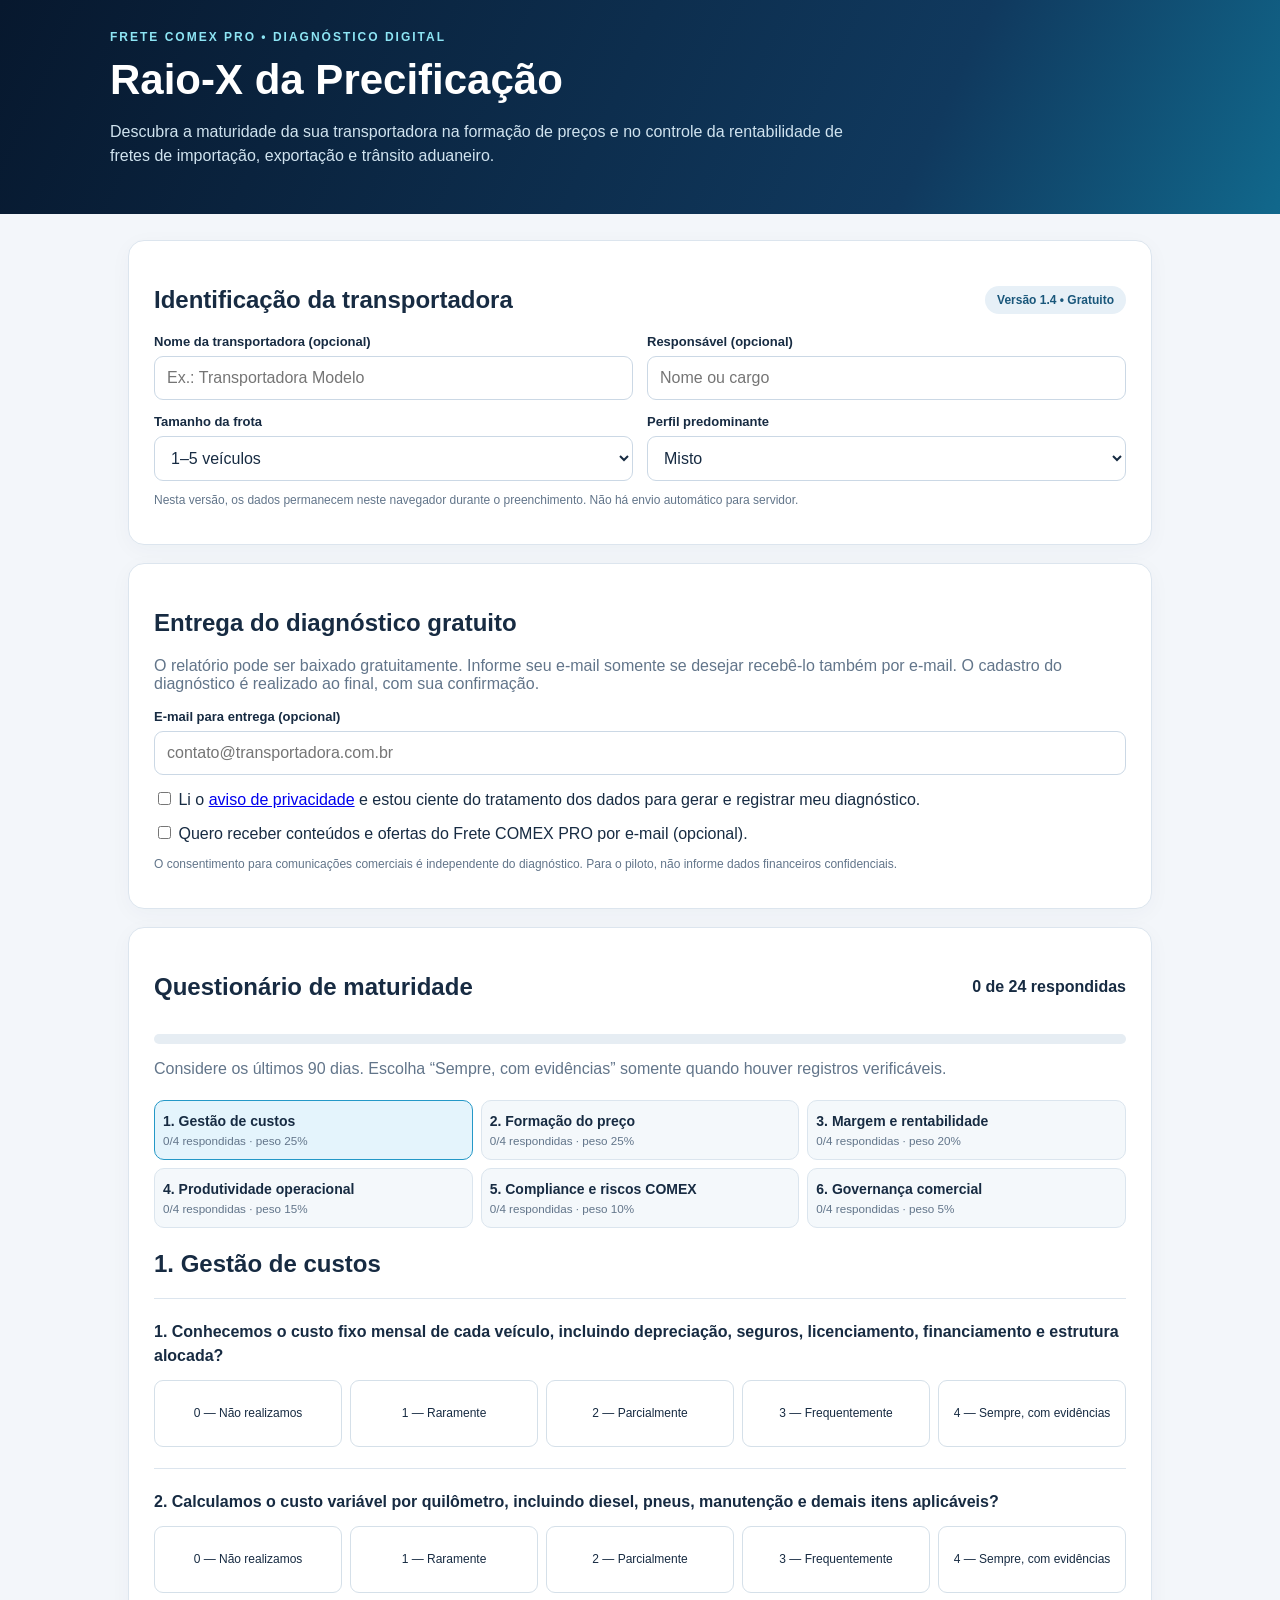
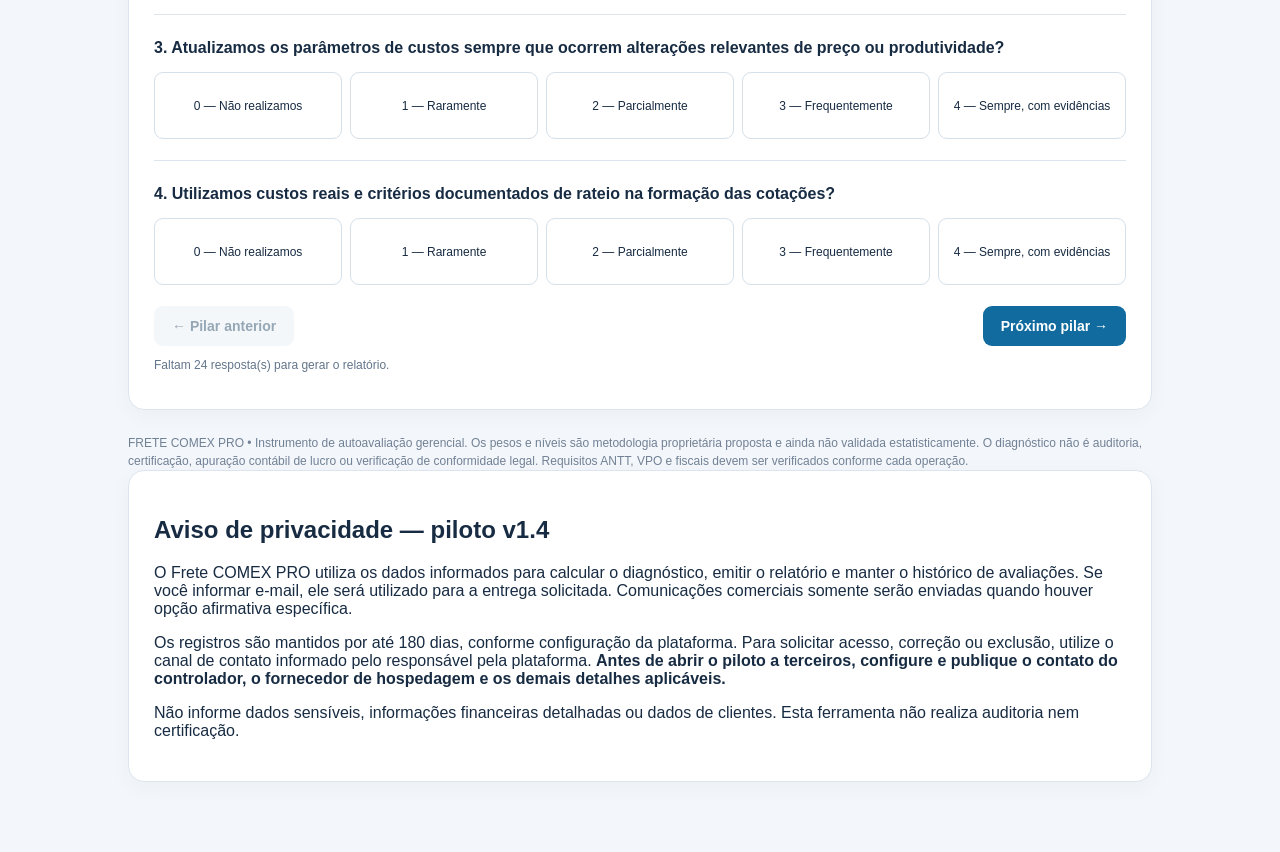
<file: index.html>
<!DOCTYPE html><html lang="pt-BR"><head><meta charset="UTF-8"><meta name="viewport" content="width=device-width,initial-scale=1"><title>Frete COMEX PRO | Raio-X da Precificação</title><style>
:root{--navy:#0b1e35;--blue:#136fa9;--cyan:#37b9d9;--bg:#f3f6fa;--ink:#172b42;--muted:#62758a;--line:#dce5ee}*{box-sizing:border-box}body{margin:0;background:var(--bg);font-family:Inter,Arial,sans-serif;color:var(--ink)}header{background:linear-gradient(115deg,#07182e,#10395e 72%,#11688c);color:white;padding:30px max(20px,calc((100vw - 1060px)/2))}header .eyebrow{font-size:12px;letter-spacing:2px;color:#8de5f4;font-weight:700}h1{font-size:clamp(27px,4vw,42px);margin:12px 0 8px}header p{color:#d0e3ef;max-width:740px;line-height:1.5}main{max-width:1060px;margin:26px auto 70px;padding:0 18px}.panel{background:white;border:1px solid var(--line);border-radius:16px;padding:25px;margin-bottom:18px;box-shadow:0 5px 22px #16344b09}.muted{color:var(--muted)}.flex{display:flex;align-items:center;justify-content:space-between;gap:15px;flex-wrap:wrap}.grid{display:grid;grid-template-columns:repeat(2,minmax(0,1fr));gap:14px}.field label{display:block;font-size:13px;font-weight:700;margin-bottom:7px}.field input,.field select{width:100%;border:1px solid #cbd8e5;border-radius:9px;padding:12px;font:inherit;background:white;color:var(--ink)}.progress{height:10px;border-radius:20px;background:#e6edf3;overflow:hidden;margin:14px 0}.progress span{display:block;background:linear-gradient(90deg,#116ba8,#35c3d8);height:100%;width:0;transition:width .2s}.tabs{display:grid;grid-template-columns:repeat(3,1fr);gap:8px;margin:22px 0}.tab{background:#f4f8fb;border:1px solid #dbe5ee;border-radius:10px;padding:12px 8px;cursor:pointer;text-align:left;color:var(--ink);font-weight:700}.tab small{display:block;font-weight:400;color:var(--muted);margin-top:5px}.tab.active{background:#e4f4fc;border-color:#2498c7}.question{border-top:1px solid var(--line);padding:21px 0}.question h3{font-size:16px;line-height:1.45;margin:0 0 13px}.options{display:grid;grid-template-columns:repeat(5,1fr);gap:8px}.option{position:relative}.option input{position:absolute;opacity:0}.option label{display:flex;min-height:67px;align-items:center;justify-content:center;text-align:center;padding:8px;border:1px solid #d5e0e9;border-radius:9px;font-size:12px;cursor:pointer;background:#fff;line-height:1.35}.option input:checked+label{background:#e5f5fd;border:2px solid #1179b5;color:#06456e;font-weight:700}.option input:focus-visible+label{outline:3px solid #e6a83b}button{cursor:pointer;border:0;border-radius:9px;padding:12px 18px;font-weight:700;font-size:14px}button.primary{background:#116b9f;color:white}button.secondary{background:#e8eff5;color:#173d5d}button:disabled{opacity:.45;cursor:not-allowed}.actions{display:flex;justify-content:space-between;gap:10px;flex-wrap:wrap}.badge{display:inline-block;background:#e7f0f7;color:#1a577b;border-radius:50px;padding:7px 12px;font-weight:700;font-size:12px}.score{font-size:60px;font-weight:800;color:#0c5786;letter-spacing:-3px}.metric{margin:17px 0}.metric .bar{height:12px;background:#e7edf3;border-radius:10px;overflow:hidden;margin-top:8px}.metric .bar span{height:100%;display:block;background:linear-gradient(90deg,#1c78ad,#3bb6b7)}.priority{border-left:4px solid #d9963e;background:#fff9f0;padding:13px;margin:10px 0;border-radius:5px}.alert{background:#fff1ef;border:1px solid #edc8c0;padding:12px;border-radius:9px;margin:8px 0}.hint{font-size:12px;color:var(--muted)}.hide{display:none!important}footer{font-size:12px;color:#718195;margin-top:24px;line-height:1.5}.printonly{display:none}@media(max-width:700px){.grid{grid-template-columns:1fr}.tabs{grid-template-columns:repeat(2,1fr)}.options{grid-template-columns:1fr}.option label{min-height:40px;justify-content:flex-start;text-align:left;padding-left:13px}.panel{padding:18px}.score{font-size:48px}}@media print{body{background:white}header{padding:20px;color:#12283e;background:white;border-bottom:3px solid #1b7db0}header p,header .eyebrow{color:#345}.noprint,#formPanel,#profilePanel{display:none!important}main{margin:10px auto}.panel{box-shadow:none;border:0;padding:12px}.printonly{display:block}#results{display:block!important}.priority{break-inside:avoid}footer{border-top:1px solid #ccc;padding-top:12px}}
</style></head><body><header><div class="eyebrow">FRETE COMEX PRO • DIAGNÓSTICO DIGITAL</div><h1>Raio-X da Precificação</h1><p>Descubra a maturidade da sua transportadora na formação de preços e no controle da rentabilidade de fretes de importação, exportação e trânsito aduaneiro.</p></header><main>
<section id="profilePanel" class="panel"><div class="flex"><h2>Identificação da transportadora</h2><span class="badge">Versão 1.4 • Gratuito</span></div><div class="grid"><div class="field"><label for="company">Nome da transportadora (opcional)</label><input id="company" maxlength="120" placeholder="Ex.: Transportadora Modelo"></div><div class="field"><label for="responsible">Responsável (opcional)</label><input id="responsible" maxlength="100" placeholder="Nome ou cargo"></div><div class="field"><label for="fleet">Tamanho da frota</label><select id="fleet"><option value="1–5 veículos">1–5 veículos</option><option value="6–20 veículos">6–20 veículos</option><option value="21–50 veículos">21–50 veículos</option><option value="Mais de 50 veículos">Mais de 50 veículos</option></select></div><div class="field"><label for="operation">Perfil predominante</label><select id="operation"><option value="Misto">Misto</option><option value="Dedicado">Dedicado</option><option value="Consolidado">Consolidado</option><option value="Contêiner">Contêiner</option><option value="DTA">DTA</option></select></div></div><p class="hint">Nesta versão, os dados permanecem neste navegador durante o preenchimento. Não há envio automático para servidor.</p></section>
<section class="panel" id="privacyPanel"><h2>Entrega do diagnóstico gratuito</h2><p class="muted">O relatório pode ser baixado gratuitamente. Informe seu e-mail somente se desejar recebê-lo também por e-mail. O cadastro do diagnóstico é realizado ao final, com sua confirmação.</p><div class="field"><label for="contactEmail">E-mail para entrega (opcional)</label><input id="contactEmail" type="email" maxlength="254" placeholder="contato@transportadora.com.br" autocomplete="email"></div><label style="display:block;margin:14px 0"><input type="checkbox" id="privacyAccepted"> Li o <a href="#privacyNotice">aviso de privacidade</a> e estou ciente do tratamento dos dados para gerar e registrar meu diagnóstico.</label><label style="display:block;margin:14px 0"><input type="checkbox" id="marketingOptIn"> Quero receber conteúdos e ofertas do Frete COMEX PRO por e-mail (opcional).</label><p class="hint">O consentimento para comunicações comerciais é independente do diagnóstico. Para o piloto, não informe dados financeiros confidenciais.</p></section><section id="formPanel" class="panel"><div class="flex"><h2>Questionário de maturidade</h2><strong id="progressText">0 de 24 respondidas</strong></div><div class="progress"><span id="progressBar"></span></div><p class="muted">Considere os últimos 90 dias. Escolha “Sempre, com evidências” somente quando houver registros verificáveis.</p><div class="tabs" id="tabs"></div><div id="questions"></div><div class="actions"><button id="prev" class="secondary">← Pilar anterior</button><button id="next" class="primary">Próximo pilar →</button><button id="calculate" class="primary hide">Gerar meu diagnóstico</button></div><p id="missing" class="hint" role="status"></p></section>
<section id="results" class="panel hide"><div class="flex"><div><div class="eyebrow muted">RELATÓRIO EXECUTIVO • RESULTADO INDIVIDUAL • DIAGNÓSTICO GRATUITO</div><h2>Seu Raio-X da Precificação</h2><p id="identity" class="muted"></p></div><span class="badge" id="classBadge"></span></div><div class="score"><span id="score">0,0</span><span style="font-size:20px;letter-spacing:0;color:#728599"> / 100</span></div><p id="interpretation"></p><h3>Desempenho por pilar</h3><div id="metrics"></div><h3>Três prioridades de melhoria</h3><div id="priorities"></div><div id="alerts"></div><h3>Plano de ação sugerido — 30 dias</h3><div id="plan"></div><div class="actions noprint"><button id="saveAssessment" class="primary">Registrar diagnóstico e solicitar envio</button><button id="directPdf" class="primary">Baixar PDF direto (8 páginas)</button><button id="premium" class="secondary">Versão HTML para impressão</button><button id="print" class="secondary">Imprimir resumo</button><button id="export" class="secondary">Exportar dados JSON</button><button id="review" class="secondary">Revisar respostas</button><button id="reset" class="secondary">Reiniciar diagnóstico</button></div><p class="hint">O arquivo JSON inclui perguntas, respostas, pesos, notas, prioridades, alertas e metadados, pronto para integração com um gerador de PDF personalizado.</p><div class="printonly"><h3>Metodologia</h3><p>Respostas de 0 a 4; cada pilar tem quatro questões. Nota do pilar = soma das respostas ÷ 16 × peso. Nota final = soma das notas ponderadas dos seis pilares. Classificações: Crítico (0–24,9), Inicial (25–49,9), Em desenvolvimento (50–69,9), Estruturado (70–84,9), Avançado (85–100).</p></div></section><footer>FRETE COMEX PRO • Instrumento de autoavaliação gerencial. Os pesos e níveis são metodologia proprietária proposta e ainda não validada estatisticamente. O diagnóstico não é auditoria, certificação, apuração contábil de lucro ou verificação de conformidade legal. Requisitos ANTT, VPO e fiscais devem ser verificados conforme cada operação.</footer><section class="panel" id="privacyNotice"><h2>Aviso de privacidade — piloto v1.4</h2><p>O Frete COMEX PRO utiliza os dados informados para calcular o diagnóstico, emitir o relatório e manter o histórico de avaliações. Se você informar e-mail, ele será utilizado para a entrega solicitada. Comunicações comerciais somente serão enviadas quando houver opção afirmativa específica.</p><p>Os registros são mantidos por até 180 dias, conforme configuração da plataforma. Para solicitar acesso, correção ou exclusão, utilize o canal de contato informado pelo responsável pela plataforma. <strong>Antes de abrir o piloto a terceiros, configure e publique o contato do controlador, o fornecedor de hospedagem e os demais detalhes aplicáveis.</strong></p><p>Não informe dados sensíveis, informações financeiras detalhadas ou dados de clientes. Esta ferramenta não realiza auditoria nem certificação.</p></section></main>
<script>
'use strict';
const pillars=[
{key:'custos',name:'Gestão de custos',weight:25,questions:['Conhecemos o custo fixo mensal de cada veículo, incluindo depreciação, seguros, licenciamento, financiamento e estrutura alocada?','Calculamos o custo variável por quilômetro, incluindo diesel, pneus, manutenção e demais itens aplicáveis?','Atualizamos os parâmetros de custos sempre que ocorrem alterações relevantes de preço ou produtividade?','Utilizamos custos reais e critérios documentados de rateio na formação das cotações?'],recommendation:'Implantar ficha de custos por veículo e revisar mensalmente consumo, manutenção, depreciação e rateio.',evidence:'Fichas de custo e memória de cálculo aprovadas.'},
{key:'preco',name:'Formação do preço',weight:25,questions:['Calculamos o custo estimado de cada operação antes de apresentar o valor do frete ao cliente?','Consideramos quilômetros totais, retorno vazio, pedágios, tempo de viagem e características do veículo?','Incluímos tributos, despesas acessórias e condições específicas de importação, exportação ou DTA na precificação?','Definimos preço de equilíbrio, margem-alvo e limite comercial de desconto antes da negociação?'],recommendation:'Padronizar memória de cálculo por cotação, incluindo custos, tributos, despesas adicionais e margem-alvo.',evidence:'Cinco cotações recentes recalculadas e documentadas.'},
{key:'margem',name:'Margem e rentabilidade',weight:20,questions:['Calculamos a margem de contribuição projetada de cada frete antes da aprovação comercial?','Comparamos o resultado financeiro previsto com os custos efetivamente realizados após o transporte?','Conhecemos a rentabilidade por cliente, rota, veículo ou modalidade de transporte?','Revisamos preços e condições comerciais quando identificamos operações recorrentes com margens insuficientes?'],recommendation:'Criar rotina de comparação entre margem projetada e realizada por CT-e, cliente e rota.',evidence:'Relatório de margem prevista versus realizada.'},
{key:'operacao',name:'Produtividade operacional',weight:15,questions:['Medimos os quilômetros produtivos e improdutivos, incluindo retornos vazios e deslocamentos de reposicionamento?','Registramos e analisamos o tempo de espera em portos, aeroportos, terminais e instalações de clientes?','Consideramos o tempo de imobilização do veículo e a produtividade diária ao precificar operações dedicadas?','Monitoramos consumo, disponibilidade da frota e desvios operacionais que afetam o custo do transporte?'],recommendation:'Medir km vazio, horas de espera e receita por veículo/dia, incorporando esses fatores na precificação.',evidence:'Painel semanal de produtividade por veículo.'},
{key:'compliance',name:'Compliance e riscos COMEX',weight:10,questions:['Verificamos o piso mínimo ANTT e demais exigências regulatórias conforme o enquadramento de cada operação?','Avaliamos previamente a aplicabilidade do Vale-Pedágio Obrigatório, CIOT e demais obrigações pertinentes?','Identificamos e precificamos os requisitos de gerenciamento de riscos, seguro, escolta e características especiais da carga?','Formalizamos condições para estadias, serviços adicionais, contingências e responsabilidades de carga e descarga?'],recommendation:'Implantar checklist de enquadramento regulatório e condições contratuais, com revisão técnica.',evidence:'Checklist operacional revisado e preenchido.'},
{key:'comercial',name:'Governança comercial',weight:5,questions:['Utilizamos um modelo padronizado de cotação, com composição de preços e condições comerciais definidas?','Possuímos regras de aprovação para descontos, exceções e fretes abaixo da margem-alvo?','Registramos propostas, negociações, revisões de preços e motivos de perda de oportunidades?','Realizamos reuniões periódicas para analisar indicadores de precificação e rentabilidade?'],recommendation:'Formalizar política de descontos, alçadas de aprovação e histórico de propostas comerciais.',evidence:'Política comercial aprovada e registro de propostas.'}];
const choices=['Não realizamos','Raramente','Parcialmente','Frequentemente','Sempre, com evidências'];const answers={};let active=0;let lastPayload=null;const $=id=>document.getElementById(id);const esc=s=>String(s??'').replace(/[&<>"']/g,c=>({'&':'&amp;','<':'&lt;','>':'&gt;','"':'&quot;',"'":'&#39;'}[c]));const fmt=n=>n.toFixed(1).replace('.',',');
function answeredCount(){return Object.keys(answers).length}function renderTabs(){$('tabs').innerHTML=pillars.map((p,i)=>`<button type="button" class="tab ${i===active?'active':''}" data-tab="${i}">${i+1}. ${esc(p.name)}<small>${p.questions.filter((_,j)=>answers[`${i}-${j}`]!==undefined).length}/4 respondidas · peso ${p.weight}%</small></button>`).join('');document.querySelectorAll('[data-tab]').forEach(b=>b.onclick=()=>{active=+b.dataset.tab;render()})}function render(){renderTabs();$('questions').innerHTML=`<h2>${active+1}. ${esc(pillars[active].name)}</h2>`+pillars[active].questions.map((q,j)=>`<div class="question"><h3>${active*4+j+1}. ${esc(q)}</h3><div class="options">${choices.map((c,k)=>`<div class="option"><input type="radio" name="q-${active}-${j}" id="q-${active}-${j}-${k}" value="${k}" ${answers[`${active}-${j}`]===k?'checked':''}><label for="q-${active}-${j}-${k}">${k} — ${esc(c)}</label></div>`).join('')}</div></div>`).join('');document.querySelectorAll('input[type=radio]').forEach(el=>el.onchange=()=>{const key=el.name.slice(2);answers[key]=Number(el.value);updateProgress();renderTabs()});$('prev').disabled=active===0;$('next').classList.toggle('hide',active===5);$('calculate').classList.toggle('hide',active!==5);updateProgress()}function updateProgress(){let n=answeredCount();$('progressText').textContent=`${n} de 24 respondidas`;$('progressBar').style.width=`${n/24*100}%`;$('missing').textContent=n<24?`Faltam ${24-n} resposta(s) para gerar o relatório.`:'Questionário completo. Pronto para gerar o diagnóstico.'}function classify(n){return n<25?['Crítico','Ausência significativa de controles estruturados.']:n<50?['Inicial','Práticas isoladas e dependência de estimativas.']:n<70?['Em desenvolvimento','Controles parcialmente implantados, com lacunas de integração.']:n<85?['Estruturado','Processos consistentes, com oportunidades de aperfeiçoamento.']:['Avançado','Processos consolidados e decisões fundamentadas em evidências.']}
function buildPayload(){const sections=pillars.map((p,i)=>{const responses=p.questions.map((q,j)=>({id:`P${i+1}Q${j+1}`,question:q,score:answers[`${i}-${j}`],answer:choices[answers[`${i}-${j}`]]}));const sum=responses.reduce((a,r)=>a+r.score,0);return {key:p.key,name:p.name,weight:p.weight,rawScore:sum,maxRawScore:16,percentage:sum/16*100,weightedScore:sum/16*p.weight,responses,recommendation:p.recommendation,evidence:p.evidence}});const score=sections.reduce((a,s)=>a+s.weightedScore,0);const [classification,interpretation]=classify(score);const priorities=[...sections].sort((a,b)=>a.percentage-b.percentage||b.weight-a.weight).slice(0,3);const alerts=[{id:'P2Q1',text:'Custo não é calculado regularmente antes da cotação.'},{id:'P2Q4',text:'Preço de equilíbrio e margem-alvo sem controle consistente.'},{id:'P3Q1',text:'Margem projetada não é calculada regularmente.'},{id:'P5Q1',text:'Verificação regulatória requer atenção prioritária.'}].filter(a=>sections.some(s=>s.responses.some(r=>r.id===a.id&&r.score<=1)));return {schemaVersion:'1.0',product:'Frete COMEX PRO',assessment:'Raio-X da Precificação',generatedAt:new Date().toISOString(),company:{name:$('company').value.trim()||null,responsible:$('responsible').value.trim()||null,fleet:$('fleet').value,operation:$('operation').value},score,classification,interpretation,sections,priorities:priorities.map((p,i)=>({rank:i+1,key:p.key,name:p.name,percentage:p.percentage,recommendation:p.recommendation,evidence:p.evidence})),alerts,methodology:{scale:choices,formula:'weightedScore = (sum of 4 answers / 16) * pillar weight',ranges:['0–24.9 Crítico','25–49.9 Inicial','50–69.9 Em desenvolvimento','70–84.9 Estruturado','85–100 Avançado'],disclaimer:'Autoavaliação gerencial, não auditoria ou certificação. Metodologia ainda não validada estatisticamente.'}}}
function showResults(){if(answeredCount()!==24){$('missing').textContent=`Preencha todas as perguntas. Faltam ${24-answeredCount()}.`;return}lastPayload=buildPayload();const p=lastPayload;$('identity').textContent=`${p.company.name||'Transportadora não identificada'} · ${p.company.operation} · ${p.company.fleet} · ${new Date().toLocaleDateString('pt-BR')}`;$('score').textContent=fmt(p.score);$('classBadge').textContent=p.classification;$('interpretation').textContent=p.interpretation;$('metrics').innerHTML=p.sections.map(s=>`<div class="metric"><div class="flex"><strong>${esc(s.name)}</strong><span>${fmt(s.percentage)}% · ${fmt(s.weightedScore)}/${s.weight} pontos</span></div><div class="bar"><span style="width:${s.percentage}%"></span></div></div>`).join('');$('priorities').innerHTML=p.priorities.map(pr=>`<div class="priority"><strong>${pr.rank}. ${esc(pr.name)} (${fmt(pr.percentage)}%)</strong><p>${esc(pr.recommendation)}</p><small><b>Evidência esperada:</b> ${esc(pr.evidence)}</small></div>`).join('');$('alerts').innerHTML=p.alerts.length?`<h3>Alertas de atenção</h3>`+p.alerts.map(a=>`<div class="alert">${esc(a.text)}</div>`).join(''):'';const periods=['Dias 1–7','Dias 8–17','Dias 18–30'];$('plan').innerHTML=p.priorities.map((pr,i)=>`<div class="priority"><b>${periods[i]} · ${esc(pr.name)}</b><p>${esc(pr.recommendation)}</p><small>Conclusão: ${esc(pr.evidence)}</small></div>`).join('');$('results').classList.remove('hide');$('formPanel').classList.add('hide');$('profilePanel').classList.add('hide');$('results').scrollIntoView({behavior:'smooth',block:'start'})}

function premiumReport(p){
 const e=esc, f=fmt, date=new Date(p.generatedAt).toLocaleDateString('pt-BR'), firm=e(p.company.name||'Transportadora não identificada');
 const bar=(v)=>`<div class="track"><div style="width:${Math.max(0,Math.min(100,v))}%"></div></div>`;
 const sec=p.sections, low=p.priorities, high=[...sec].sort((a,b)=>b.percentage-a.percentage).slice(0,2);
 const heads=['CAPA','SUMÁRIO EXECUTIVO','MAPA DOS PILARES','FRAGILIDADES E ALERTAS','PLANO DE AÇÃO','INDICADORES DE GESTÃO','FERRAMENTAS RECOMENDADAS','METODOLOGIA E PRÓXIMOS PASSOS'];
 const page=(n,body)=>`<section class="page ${n===1?'cover':''}"><div class="top"><span>FRETE <b>COMEX PRO</b></span><span>RAIO-X DA PRECIFICAÇÃO</span></div><div class="body">${body}</div><div class="bottom"><span>Relatório confidencial • ${firm}</span><span>${String(n).padStart(2,'0')} / 08</span></div></section>`;
 const title=(k,t,sub)=>`<div class="kicker">${k}</div><h1>${t}</h1><p class="sub">${sub}</p>`;
 const scorecard=`<div class="scorecard"><div><div class="kicker">ÍNDICE DE MATURIDADE</div><div class="big">${f(p.score)}<small> / 100</small></div></div><div><span class="pill">${e(p.classification)}</span><p>${e(p.interpretation)}</p></div></div>`;
 const pillarsTable=`<table><thead><tr><th>Pilar</th><th>Peso</th><th>Maturidade</th><th>Nota ponderada</th></tr></thead><tbody>${sec.map(s=>`<tr><td>${e(s.name)}</td><td>${s.weight}%</td><td>${f(s.percentage)}%</td><td>${f(s.weightedScore)} / ${s.weight}</td></tr>`).join('')}</tbody></table>`;
 const alerts=p.alerts.length?p.alerts.map(a=>`<div class="warning">${e(a.text)}</div>`).join(''):'<p>Não foram identificados alertas críticos nas quatro questões monitoradas. Isso não comprova conformidade regulatória ou ausência de riscos.</p>';
 const tool={custos:['Ficha de custos por veículo','Levantar custos fixos, variáveis e critérios de rateio.'],preco:['Simulador de precificação','Calcular custo, preço de equilíbrio, tributos e margem-alvo.'],margem:['Painel de margem por frete','Comparar projeção com custos efetivos e resultado realizado.'],operacao:['Controle de produtividade','Medir quilômetros vazios, estadias e tempo de utilização.'],compliance:['Checklist COMEX e ANTT','Verificar enquadramento e exigências por operação.'],comercial:['Política de negociação','Definir alçadas de desconto e registro de propostas.']};
 const kpis=[['Custo operacional por km','Custos operacionais elegíveis ÷ km totais no período.'],['Margem de contribuição por frete','Receita líquida aplicável menos custos e despesas variáveis atribuíveis.'],['Desvio entre custo previsto e realizado','(Custo realizado − custo previsto) ÷ custo previsto × 100.'],['Percentual de km vazio','Quilômetros sem carga ÷ quilômetros totais × 100.'],['Horas de espera por operação','Horas de imobilização registradas por viagem.'],['Resultado por cliente/rota','Receitas menos custos e despesas atribuíveis, conforme critério contábil.']];
 const pages=[
 page(1,`<div class="coverContent"><div class="kicker">DIAGNÓSTICO EXECUTIVO PERSONALIZADO</div><h1>RAIO-X DA<br><em>PRECIFICAÇÃO</em></h1><p>Inteligência em precificação e maturidade gerencial no transporte rodoviário de cargas do comércio exterior.</p><div class="coverbox"><span>EMPRESA AVALIADA</span><strong>${firm}</strong><div>${e(p.company.operation)} · ${e(p.company.fleet)}</div></div><div class="coverdate">${date} • VERSÃO 1.1</div></div>`),
 page(2,`${title('01 / RESULTADO','Diagnóstico executivo','Uma leitura objetiva da maturidade dos processos de precificação.')}${scorecard}<h2>Prioridades imediatas</h2>${low.map((r,i)=>`<div class="item"><b>0${i+1} · ${e(r.name)}</b><p>${e(r.recommendation)}</p></div>`).join('')}<div class="note">A nota avalia a maturidade dos processos informados; não mede lucro, solvência nem conformidade legal.</div>`),
 page(3,`${title('02 / DESEMPENHO','Os seis pilares','Comparação entre a maturidade percentual e o peso de cada dimensão.')}${sec.map(s=>`<div class="pillar"><div class="line"><b>${e(s.name)}</b><span>${f(s.percentage)}%</span></div>${bar(s.percentage)}<div class="small">Peso ${s.weight}% · Contribuição ${f(s.weightedScore)} pontos</div></div>`).join('')}<h2>Memória de cálculo</h2>${pillarsTable}`),
 page(4,`${title('03 / ANÁLISE','Fragilidades e alertas','Fatores prioritários para revisão dos processos de precificação.')}${low.map((r,i)=>`<div class="item"><b>${i+1}. ${e(r.name)} — ${f(r.percentage)}%</b><p>${e(r.recommendation)}</p><div class="small">Evidência recomendada: ${e(r.evidence)}</div></div>`).join('')}<h2>Alertas de atenção</h2>${alerts}<div class="note">As fragilidades indicam oportunidades de controle; não comprovam prejuízos financeiros.</div>`),
 page(5,`${title('04 / IMPLEMENTAÇÃO','Plano de ação de 30 dias','Três ciclos de execução, alinhados aos pilares com menor maturidade.')}${low.map((r,i)=>`<div class="step"><div class="stepno">${['01–07','08–17','18–30'][i]}<small>DIAS</small></div><div><h2>${e(r.name)}</h2><p>${e(r.recommendation)}</p><p><b>Evidência de conclusão:</b> ${e(r.evidence)}</p><p><b>Responsável sugerido:</b> ${i===0?'Direção / Controladoria':i===1?'Comercial / Precificação':'Operações / Gestão'}</p></div></div>`).join('')}<div class="note">Prazos indicativos; ajuste conforme porte da frota, equipe e sistemas disponíveis.</div>`),
 page(6,`${title('05 / CONTROLE','Indicadores de gestão','Indicadores sugeridos para acompanhamento após o diagnóstico.')}${kpis.map(([a,b])=>`<div class="item"><b>${e(a)}</b><p>${e(b)}</p></div>`).join('')}<div class="note">Nenhum valor financeiro foi inferido. As fórmulas dependem de definições consistentes e dados reais da empresa.</div>`),
 page(7,`${title('06 / APLICAÇÃO','Ferramentas recomendadas','Recursos do ecossistema Frete COMEX PRO alinhados ao diagnóstico.')}${low.map((r,i)=>`<div class="tool"><div class="num">0${i+1}</div><div><h2>${e(tool[r.key][0])}</h2><p>${e(tool[r.key][1])}</p><div class="small">Relacionada ao pilar: ${e(r.name)}</div></div></div>`).join('')}<h2>Próximo ciclo</h2><p>Concluir as ações prioritárias, registrar evidências e repetir a avaliação após 30 a 60 dias para acompanhar a evolução dos processos.</p>`),
 page(8,`${title('07 / TRANSPARÊNCIA','Metodologia e limites','Critérios adotados na autoavaliação e orientações para interpretação.')}${pillarsTable}<h2>Como a nota é calculada</h2><p>Cada uma das 24 respostas recebe de 0 a 4 pontos. Em cada pilar, a soma das quatro respostas é dividida por 16 e multiplicada pelo peso. A nota geral é a soma das seis contribuições ponderadas.</p><h2>Faixas de classificação</h2><p>Crítico: 0–24,9 · Inicial: 25–49,9 · Em desenvolvimento: 50–69,9 · Estruturado: 70–84,9 · Avançado: 85–100.</p><h2>Limitações e uso responsável</h2><p>Instrumento de autoavaliação gerencial, com pesos e faixas propostos para o produto, ainda sem validação estatística. Não substitui auditoria, apuração de resultados, assessoria tributária ou análise jurídica. Regras ANTT, VPO, CIOT e tributárias exigem verificação atualizada para cada operação.</p><div class="note">Gerado em ${date} · Versão do questionário: ${e(p.schemaVersion)} · Dados fornecidos pelo participante. Não há transmissão automática nesta versão local.</div>`)
 ];
 return `<!doctype html><html lang="pt-BR"><head><meta charset="utf-8"><title>Frete COMEX PRO - Relatório - ${firm}</title><style>
@page{size:A4;margin:0}*{box-sizing:border-box}body{margin:0;background:#e8eef4;color:#172b42;font-family:Arial,Helvetica,sans-serif} .page{width:210mm;height:297mm;background:white;position:relative;margin:14px auto;box-shadow:0 5px 25px #2334;overflow:hidden;break-after:page;page-break-after:always}.page:last-child{break-after:auto;page-break-after:auto}.top{height:21mm;background:#0b203b;color:#cde4f4;display:flex;justify-content:space-between;align-items:center;padding:0 16mm;font-size:9px;letter-spacing:1.6px}.top b{color:#62c9ed}.body{padding:14mm 16mm 22mm}.bottom{position:absolute;bottom:0;left:0;right:0;height:15mm;border-top:1px solid #dce6ef;margin:0 16mm;display:flex;justify-content:space-between;align-items:center;font-size:9px;color:#60788b}.kicker{font-size:10px;color:#177aa8;font-weight:700;letter-spacing:1.7px;margin-bottom:8px}h1{font-size:29px;letter-spacing:-.7px;margin:0 0 10px;color:#0b203b}h2{font-size:15px;color:#123a59;margin:18px 0 8px}.sub{font-size:12px;color:#607589;margin:0 0 20px;line-height:1.6}p{font-size:11px;line-height:1.6;margin:6px 0 10px}.small{font-size:9px;color:#6b8091;margin-top:4px}.scorecard{display:flex;justify-content:space-between;gap:15px;background:#edf6fb;padding:20px;border-radius:9px;margin:16px 0 22px}.scorecard>div{width:50%}.big{font-size:51px;font-weight:800;color:#0e6493}.big small{font-size:17px;color:#6b8190}.pill{background:#d9edf5;color:#115c7f;border-radius:15px;padding:7px 12px;font-size:11px;font-weight:bold;display:inline-block}.item{border-left:4px solid #1b8bb4;background:#f5f9fc;padding:10px 13px;margin:10px 0;break-inside:avoid}.item b{font-size:11px}.item p{margin:4px 0}.note{background:#f0f5f8;border-radius:5px;padding:12px;font-size:10px;line-height:1.5;color:#587084;margin-top:16px}.pillar{margin:13px 0}.line{display:flex;justify-content:space-between;font-size:11px}.track{height:9px;background:#e5eef4;border-radius:9px;margin:6px 0}.track div{height:100%;background:linear-gradient(90deg,#126a9b,#2ab7c7);border-radius:9px}table{width:100%;border-collapse:collapse;font-size:9px;margin-top:10px}th{background:#0d3151;color:white;text-align:left;padding:9px 7px}td{padding:8px 7px;border-bottom:1px solid #e0e9f0}.warning{border-left:4px solid #c87949;background:#fff4ed;padding:11px;margin:8px 0;font-size:10px}.step{display:flex;gap:14px;padding:15px 0;border-bottom:1px solid #dfe7ef}.stepno{min-width:66px;font-size:18px;font-weight:bold;color:#137ca8}.stepno small{display:block;font-size:9px;letter-spacing:2px}.step h2{margin:0}.tool{display:flex;gap:16px;padding:19px 0;border-bottom:1px solid #dfe7ef}.tool h2{margin:0}.num{font-size:25px;color:#188db6;font-weight:bold}.cover{background:linear-gradient(145deg,#07182d 10%,#10385c 68%,#08668c);color:white}.cover .top{background:transparent}.cover .bottom{border-color:#48718b;color:#c1d9e9}.coverContent{padding-top:34mm}.coverContent h1{font-size:43px;line-height:1.12;color:white;margin:20px 0}.coverContent h1 em{font-style:normal;color:#6bdbef}.coverContent p{font-size:16px;color:#cfe2f1;max-width:145mm}.cover .kicker{color:#75dbf0}.coverbox{border:1px solid #62849c;border-radius:10px;padding:18px;margin-top:43mm}.coverbox span{display:block;font-size:10px;letter-spacing:2px;color:#83d4e8}.coverbox strong{display:block;font-size:22px;margin:9px 0}.coverdate{margin-top:15px;font-size:10px;letter-spacing:2px;color:#b3d1e3}
@media print{body{background:white}.page{margin:0;box-shadow:none}button{display:none}}@media screen{.page{max-width:100%}} </style></head><body>${pages.join('')}<script>window.addEventListener('load',()=>{document.title='Frete COMEX PRO - Raio-X da Precificação';});<\/script></body></html>`;
}
$('premium').onclick=()=>{if(!lastPayload)return;const doc=premiumReport(lastPayload);const blob=new Blob([doc],{type:'text/html;charset=utf-8'});const url=URL.createObjectURL(blob);const a=document.createElement('a');a.href=url;a.download='frete-comex-pro-relatorio-premium.html';a.click();setTimeout(()=>URL.revokeObjectURL(url),6000);alert('Relatório premium gerado. Abra o arquivo HTML baixado no navegador e escolha Imprimir → Salvar como PDF. Use papel A4, margens Nenhuma, escala 100% e gráficos de fundo ativados.');};

$('saveAssessment').onclick=async()=>{if(!lastPayload)return;if(!$('privacyAccepted').checked){alert('Leia o aviso de privacidade e confirme ciência para registrar o diagnóstico.');return;}const email=$('contactEmail').value.trim();if(email&&!$('contactEmail').checkValidity()){alert('Confira o endereço de e-mail.');return;}const btn=$('saveAssessment');btn.disabled=true;btn.textContent='Registrando...';try{const res=await fetch('/api/diagnosticos',{method:'POST',headers:{'Content-Type':'application/json'},body:JSON.stringify({diagnostic:lastPayload,email,privacyAccepted:true,marketingOptIn:$('marketingOptIn').checked})});const result=await res.json();if(!res.ok)throw new Error(result.error||'Falha no registro');alert('Diagnóstico registrado. '+(result.emailStatus==='sent'?'PDF enviado para o e-mail informado.':result.emailStatus==='not_configured'?'Envio por e-mail ainda não configurado; baixe o PDF pelo botão disponível.':result.emailStatus==='failed'?'Não foi possível enviar o e-mail; baixe o PDF diretamente.':'Você pode baixar seu PDF pelo botão disponível.'));btn.textContent='Diagnóstico registrado';}catch(err){alert('Não foi possível registrar: '+err.message);btn.disabled=false;btn.textContent='Registrar diagnóstico e solicitar envio';}};
$('directPdf').onclick=async()=>{if(!lastPayload)return;const btn=$('directPdf');btn.disabled=true;btn.textContent='Gerando PDF...';try{const response=await fetch('/api/relatorio',{method:'POST',headers:{'Content-Type':'application/json'},body:JSON.stringify(lastPayload)});if(!response.ok)throw new Error('Falha na geração ('+response.status+').');const blob=await response.blob();const url=URL.createObjectURL(blob);const a=document.createElement('a');a.href=url;a.download='frete-comex-pro-raio-x.pdf';a.click();setTimeout(()=>URL.revokeObjectURL(url),3000)}catch(e){alert('Não foi possível gerar o PDF no servidor. '+e.message+' Você ainda pode usar a versão HTML para impressão.')}finally{btn.disabled=false;btn.textContent='Baixar PDF direto (8 páginas)'}};
$('prev').onclick=()=>{if(active>0){active--;render()}};$('next').onclick=()=>{if(active<5){active++;render()}};$('calculate').onclick=showResults;$('review').onclick=()=>{$('formPanel').classList.remove('hide');$('profilePanel').classList.remove('hide');$('results').classList.add('hide');render();window.scrollTo({top:0,behavior:'smooth'})};$('print').onclick=()=>window.print();$('export').onclick=()=>{if(!lastPayload)return;const blob=new Blob([JSON.stringify(lastPayload,null,2)],{type:'application/json;charset=utf-8'});const url=URL.createObjectURL(blob);const a=document.createElement('a');a.href=url;a.download='frete-comex-pro-raio-x-dados.json';a.click();setTimeout(()=>URL.revokeObjectURL(url),1500)};$('reset').onclick=()=>{if(!confirm('Reiniciar o diagnóstico e apagar as respostas atuais?'))return;Object.keys(answers).forEach(k=>delete answers[k]);lastPayload=null;active=0;['company','responsible'].forEach(id=>$(id).value='');$('results').classList.add('hide');$('formPanel').classList.remove('hide');$('profilePanel').classList.remove('hide');render()};render();
</script></body></html>
</file>
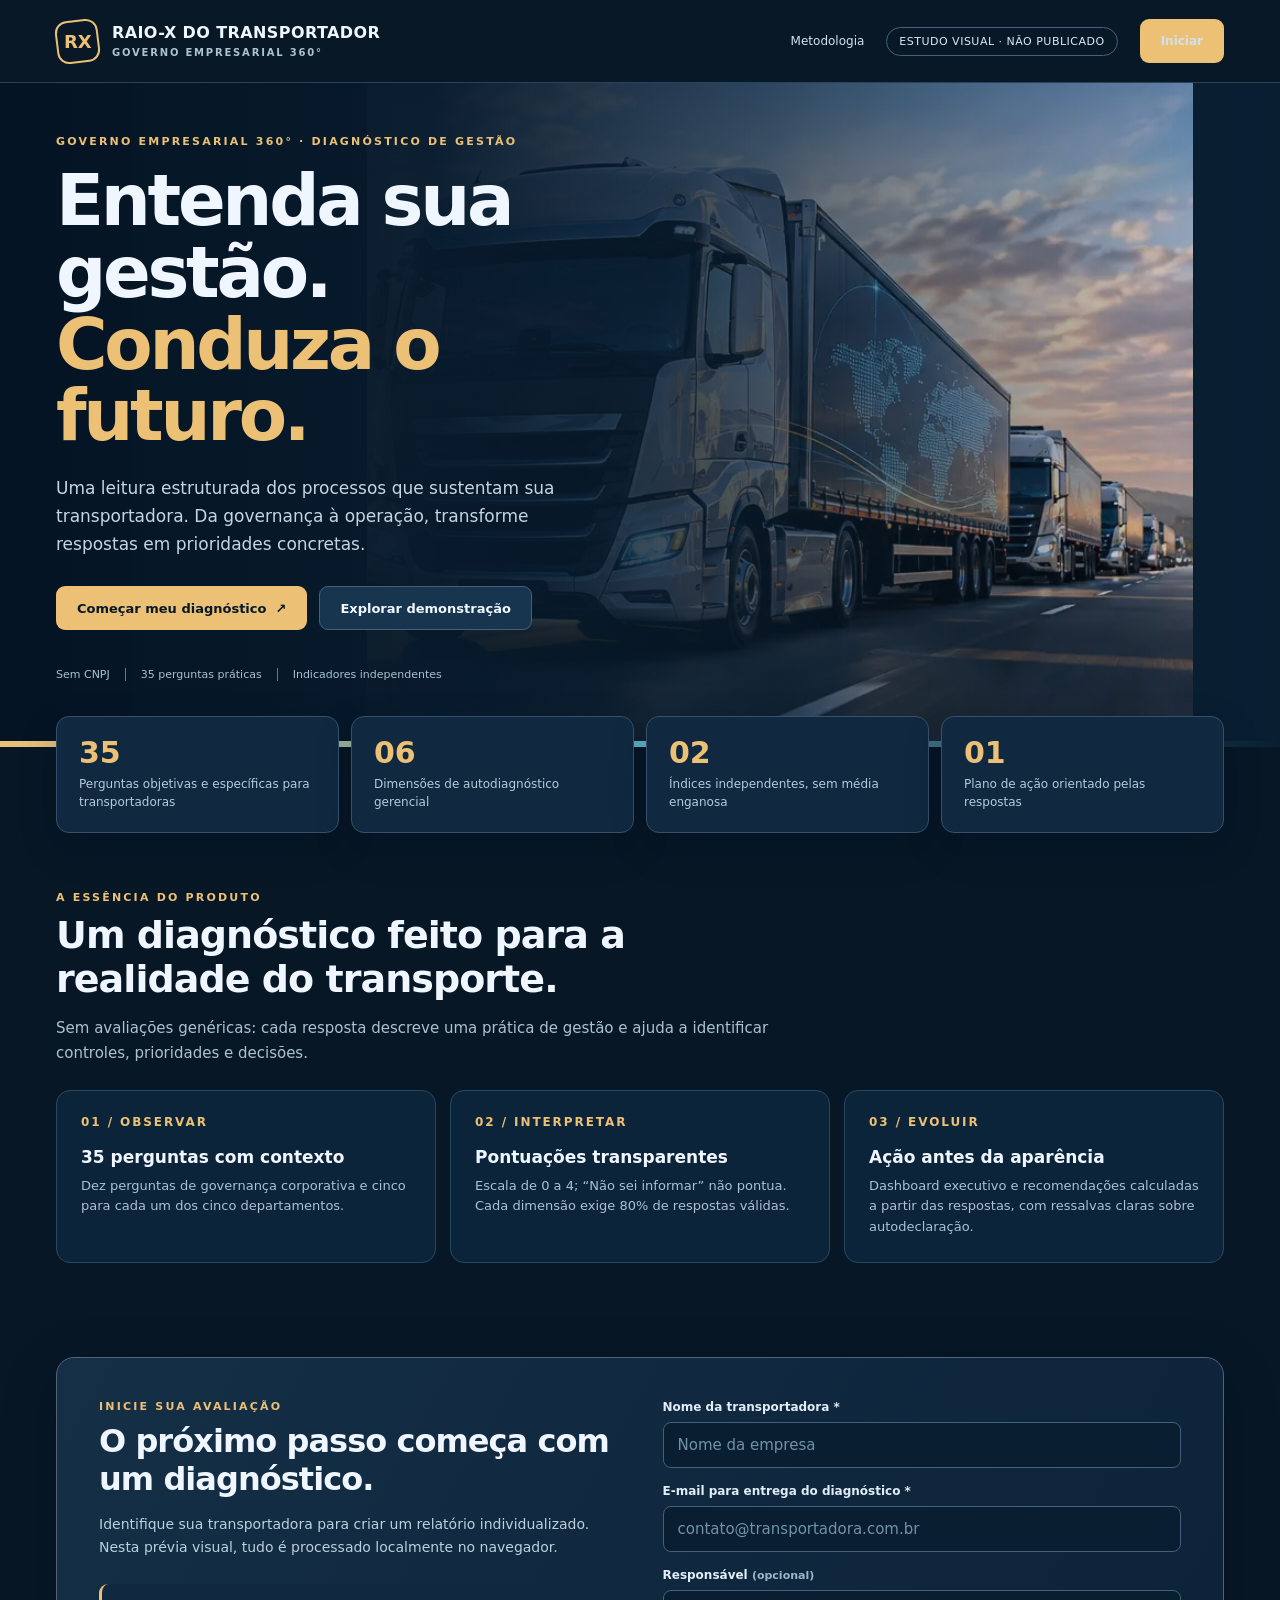
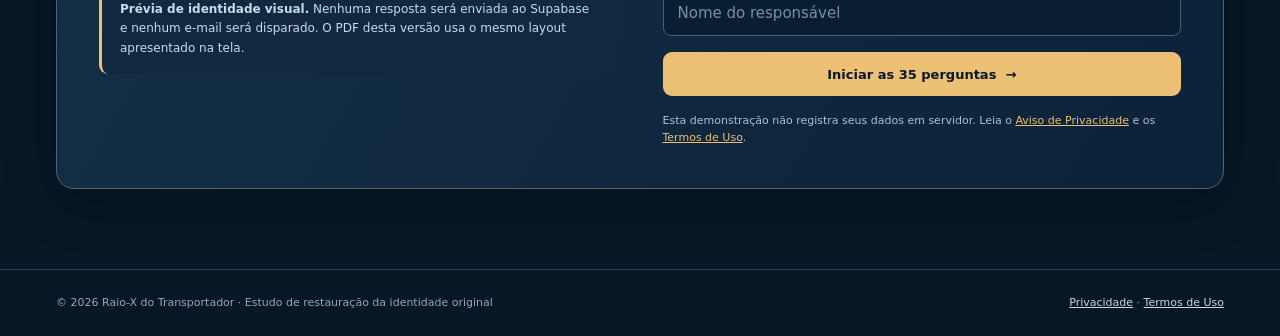
<file: experimentos/essencia-2026/index.html>
<!doctype html>
<html lang="pt-BR"><head><meta charset="utf-8"><meta name="viewport" content="width=device-width, initial-scale=1"><meta name="theme-color" content="#071726"><meta name="description" content="Raio-X do Transportador: diagnóstico gerencial com 35 perguntas, indicadores e recomendações para transportadoras."><title>Raio-X do Transportador | Governo Empresarial 360°</title><link rel="stylesheet" href="styles.css"></head>
<body>
<header class="topbar no-print"><div class="topin shell"><a class="brand" href="#inicio" id="brand"><span class="brandicon" aria-hidden="true"><b>RX</b></span><span class="brandtext">RAIO-X DO TRANSPORTADOR<small>Governo Empresarial 360°</small></span></a><nav class="topnav" aria-label="Principal"><a href="#metodologia">Metodologia</a><span class="pill">ESTUDO VISUAL · NÃO PUBLICADO</span><a class="btn btn-primary" href="#cadastro" id="navStart">Iniciar</a></nav></div></header>
<main>
<div id="landing">
<section id="inicio" class="hero"><div class="shell hero-inner"><div class="hero-copy"><div class="eyebrow">Governo Empresarial 360° · Diagnóstico de gestão</div><h1>Entenda sua gestão.<br><em>Conduza o futuro.</em></h1><p>Uma leitura estruturada dos processos que sustentam sua transportadora. Da governança à operação, transforme respostas em prioridades concretas.</p><div class="hero-actions"><a class="btn btn-primary" href="#cadastro">Começar meu diagnóstico <span aria-hidden="true">↗</span></a><button class="btn btn-secondary" type="button" id="demoLanding">Explorar demonstração</button></div><div class="hero-foot"><span>Sem CNPJ</span><span>35 perguntas práticas</span><span>Indicadores independentes</span></div></div></div></section>
<div class="shell"><div class="feature-row" aria-label="Principais características"><div class="feature"><strong>35</strong><span>Perguntas objetivas e específicas para transportadoras</span></div><div class="feature"><strong>06</strong><span>Dimensões de autodiagnóstico gerencial</span></div><div class="feature"><strong>02</strong><span>Índices independentes, sem média enganosa</span></div><div class="feature"><strong>01</strong><span>Plano de ação orientado pelas respostas</span></div></div></div>
<section class="section-space" id="metodologia"><div class="shell"><div class="section-head"><div class="eyebrow">A essência do produto</div><h2>Um diagnóstico feito para a realidade do transporte.</h2><p>Sem avaliações genéricas: cada resposta descreve uma prática de gestão e ajuda a identificar controles, prioridades e decisões.</p></div><div class="how-grid"><div class="how-card"><div class="num">01 / OBSERVAR</div><h3>35 perguntas com contexto</h3><p>Dez perguntas de governança corporativa e cinco para cada um dos cinco departamentos.</p></div><div class="how-card"><div class="num">02 / INTERPRETAR</div><h3>Pontuações transparentes</h3><p>Escala de 0 a 4; “Não sei informar” não pontua. Cada dimensão exige 80% de respostas válidas.</p></div><div class="how-card"><div class="num">03 / EVOLUIR</div><h3>Ação antes da aparência</h3><p>Dashboard executivo e recomendações calculadas a partir das respostas, com ressalvas claras sobre autodeclaração.</p></div></div></div></section>
<section class="signup" id="cadastro"><div class="shell"><div class="signup-card"><div class="signup-copy"><div class="eyebrow">Inicie sua avaliação</div><h2>O próximo passo começa com um diagnóstico.</h2><p>Identifique sua transportadora para criar um relatório individualizado. Nesta prévia visual, tudo é processado localmente no navegador.</p><div class="signup-notice"><strong>Prévia de identidade visual.</strong> Nenhuma resposta será enviada ao Supabase e nenhum e-mail será disparado. O PDF desta versão usa o mesmo layout apresentado na tela.</div></div><form class="signup-fields" id="startForm"><div class="field"><label for="company">Nome da transportadora *</label><input id="company" type="text" name="company" minlength="2" maxlength="120" required placeholder="Nome da empresa" autocomplete="organization"></div><div class="field"><label for="email">E-mail para entrega do diagnóstico *</label><input id="email" name="email" type="email" maxlength="254" required placeholder="contato@transportadora.com.br" autocomplete="email"></div><div class="field"><label for="responsible">Responsável <small>(opcional)</small></label><input id="responsible" name="responsible" type="text" maxlength="100" placeholder="Nome do responsável" autocomplete="name"></div><button class="btn btn-primary" type="submit">Iniciar as 35 perguntas <span aria-hidden="true">→</span></button><div class="privacyline">Esta demonstração não registra seus dados em servidor. Leia o <a href="privacidade.html" target="_blank" rel="noopener">Aviso de Privacidade</a> e os <a href="termos.html" target="_blank" rel="noopener">Termos de Uso</a>.</div></form></div></div></section>
</div>
<section id="questionnaire" class="workspace hidden" aria-label="Questionário"><div class="shell"><div class="workspace-head"><div><div class="eyebrow" id="stepLabel">Etapa 1 de 6</div><h1 id="stepHeading">Governança corporativa</h1><p>Escolha a situação que melhor descreve sua empresa.</p></div><div class="pill" id="qBadge">01 / 35</div></div><div class="qcard"><div class="qcard-head"><div class="progressmeta"><span id="qProgressText">Questão 1 de 35</span><span id="qCoverage">0 de 35 respondidas</span></div><div class="progressbar" role="progressbar" aria-label="Progresso do questionário" aria-valuemin="0" aria-valuemax="35" aria-valuenow="0" id="progressContainer"><div id="qProgress"></div></div></div><div class="qcard-body"><div class="qtag" id="qTheme">Governança corporativa</div><h2 class="qtitle" id="qText">Carregando…</h2><div id="choices" class="options" role="group" aria-label="Alternativas da pergunta"></div><p class="qhelp">Pontuação 0 a 4, conforme o nível de implantação. “Não sei informar” é registrado, mas não entra na pontuação. Não se trata de auditoria ou certificação.</p></div><div class="qcard-actions"><button id="qBack" class="btn btn-quiet" type="button">← Voltar</button><button id="qNext" class="btn btn-primary" type="button" disabled>Próxima questão →</button></div></div></div></section>
<section id="reportScreen" class="report-screen hidden" aria-label="Relatório do diagnóstico"><div class="shell"><div class="report-tools no-print"><div><span id="reportStatus">Avaliação concluída</span></div><div class="actions"><button class="btn btn-secondary" type="button" id="restart">Nova avaliação</button><button class="btn btn-primary" type="button" id="printReport">Salvar relatório em PDF ↗</button></div></div><article id="report" class="report"><div class="report-hero"><div class="report-title"><div class="eyebrow">Governo Empresarial 360° · Relatório executivo</div><h1>RAIO-X DO<br><span>TRANSPORTADOR</span></h1><p>Diagnóstico gerencial individualizado para empresas de transporte rodoviário de cargas.</p><div class="report-identity"><span id="reportCompany"></span><span id="reportDate"></span><span id="reportIdentification"></span></div><div class="status-note" id="demoNotice"></div></div></div><div class="report-body"><section class="report-section"><div class="section-kicker">01 · Visão executiva</div><h2>Dois índices. Uma leitura objetiva.</h2><p class="lead">Governança corporativa e maturidade dos departamentos são avaliadas separadamente. Nenhuma nota é apresentada quando a dimensão não atinge o mínimo de respostas válidas.</p><div class="summary-grid"><div class="score-card"><div class="dial" id="govDial"><strong id="govValue">—</strong></div><div><h3>Governança empresarial</h3><small id="govClass">10 perguntas · Índice independente</small></div></div><div class="score-card"><div class="dial cyan" id="deptDial"><strong id="deptValue">—</strong></div><div><h3>Maturidade dos departamentos</h3><small id="deptClass">25 perguntas · Índice independente</small></div></div></div><div class="quality-list" id="quality"></div></section><section class="report-section"><div class="section-kicker">02 · Áreas de gestão</div><h2>Desempenho por departamento</h2><div id="deptBars" class="dept-table"></div></section><div class="analysis-grid"><section class="report-section"><div class="section-kicker">03 · Visão 360°</div><h2>Mapa de maturidade</h2><div id="radar"></div></section><section class="report-section"><div class="section-kicker">04 · Prioridades</div><h2>Onde concentrar esforços</h2><div id="priorities" class="priorities"></div></section></div><section class="report-section"><div class="section-kicker">05 · Plano de ação</div><h2>Próximos passos sugeridos</h2><ol id="actionPlan" class="points"></ol></section><section class="report-section"><div class="section-kicker">06 · Conclusões</div><h2>Leitura gerencial</h2><div id="conclusions"></div></section><section class="report-section"><div class="section-kicker">07 · Rastreabilidade</div><div class="answer-head"><div><h2>Registro das 35 respostas</h2><p class="lead">Perguntas e alternativas originais. A escala é de 0 a 4; respostas desconhecidas não recebem nota.</p></div></div><div id="answerList" class="answer-list"></div></section><div class="report-disclaimer">METODOLOGIA E LIMITES — Esta é uma autoavaliação gerencial, baseada exclusivamente nas respostas fornecidas. Não constitui auditoria, certificação ISO 9001, atestado de conformidade legal ou medição independente do desempenho operacional. Recomendações são orientativas e devem ser validadas com responsáveis técnicos. Nenhum dado desta prévia é enviado à nuvem.</div><div class="report-foot"><span>RAIO-X DO TRANSPORTADOR · GOVERNO EMPRESARIAL 360°</span><span id="reportFoot"></span></div></div></article></div></section>
</main><footer class="small-footer no-print"><div class="shell"><span>© 2026 Raio-X do Transportador · Estudo de restauração da identidade original</span><span><a href="privacidade.html">Privacidade</a> · <a href="termos.html">Termos de Uso</a></span></div></footer>
<script id="questionCatalog" type="application/json">{"methodology":"governo-360-v5.9","questions":[{"order":1,"dimension":"Governança corporativa","question":"Sua transportadora possui regras claras para contratar e executar fretes?","options":["Não temos regras definidas","Cada pessoa decide como fazer","Temos orientações para algumas operações","Seguimos regras definidas para os fretes","Seguimos regras e verificamos seu cumprimento"],"action":"Definir regras mínimas para cotação, aceite, documentação e execução do frete."},{"order":2,"dimension":"Governança corporativa","question":"Existem limites definidos para aprovar descontos, despesas e contratações?","options":["Não existem limites definidos","Cada responsável decide conforme a necessidade","Algumas decisões precisam de autorização","Existem responsáveis e limites definidos","As aprovações seguem regras e ficam registradas"],"action":"Definir limites de desconto, despesa e contratação, com responsáveis pela aprovação."},{"order":3,"dimension":"Governança corporativa","question":"Sua empresa possui procedimentos para orientar motoristas e equipe operacional?","options":["Não temos orientações definidas","Orientamos verbalmente quando necessário","Temos instruções para algumas atividades","As principais atividades têm procedimentos","Orientamos, registramos e revisamos os procedimentos"],"action":"Padronizar instruções essenciais de coleta, viagem, entrega e ocorrências."},{"order":4,"dimension":"Governança corporativa","question":"Cada setor sabe quem é responsável pelas atividades e decisões?","options":["Não definimos responsáveis","As responsabilidades mudam conforme a situação","Algumas funções têm responsáveis definidos","Cada atividade importante tem responsável","As responsabilidades são registradas e revisadas"],"action":"Definir responsáveis e substitutos para atividades e decisões críticas."},{"order":5,"dimension":"Governança corporativa","question":"A direção acompanha os resultados financeiros e operacionais da transportadora?","options":["Não acompanhamos os resultados","Acompanhamos apenas quando surge problema","Conferimos alguns números sem rotina fixa","Acompanhamos resultados em reuniões periódicas","Acompanhamos indicadores e decidimos ações com registros"],"action":"Criar reunião gerencial com indicadores de fretes, custos, prazos e ocorrências."},{"order":6,"dimension":"Governança corporativa","question":"A equipe recebe orientações e prioridades para organizar as operações?","options":["Não definimos prioridades","As orientações são dadas quando alguém pergunta","Orientamos somente as operações mais urgentes","A equipe recebe programação e prioridades claras","Acompanhamos prioridades e ajustamos a programação"],"action":"Definir rotina de alinhamento diário das operações e prioridades."},{"order":7,"dimension":"Governança corporativa","question":"A empresa acompanha se as decisões e melhorias estão sendo executadas?","options":["Não acompanhamos as decisões","Cobramos as ações apenas quando lembramos","Acompanhamos algumas ações importantes","Definimos responsáveis e prazos para as ações","Registramos e verificamos a conclusão das ações"],"action":"Registrar decisões, responsáveis, prazos e evidências de conclusão."},{"order":8,"dimension":"Governança corporativa","question":"A transportadora confere documentos e requisitos antes de liberar as viagens?","options":["Não fazemos conferência","Conferimos apenas quando surge alguma dúvida","Conferimos somente alguns documentos","Conferimos os requisitos antes da liberação","Conferimos, registramos e tratamos pendências"],"action":"Implantar conferência pré-viagem de documentos, carga, veículo e motorista."},{"order":9,"dimension":"Governança corporativa","question":"A empresa verifica falhas, atrasos, avarias e reclamações dos clientes?","options":["Não registramos essas ocorrências","Verificamos apenas quando o cliente reclama","Registramos somente ocorrências graves","Registramos e analisamos as ocorrências","Analisamos causas, tendências e ações preventivas"],"action":"Centralizar ocorrências e revisar causas de atrasos, avarias e reclamações."},{"order":10,"dimension":"Governança corporativa","question":"Quando identifica um problema, a empresa acompanha a correção para evitar que se repita?","options":["Não acompanhamos as correções","Resolvemos apenas o problema imediato","Acompanhamos somente problemas mais graves","Registramos problemas e acompanhamos correções","Verificamos se a correção evitou nova ocorrência"],"action":"Registrar causa, ação corretiva, responsável e verificação de eficácia."},{"order":11,"dimension":"Tesouro e Pessoas","question":"Você sabe quanto ganha ou perde em cada frete?","options":["Não calculamos","Calculamos só alguns custos","Estimamos o lucro","Calculamos o resultado de cada frete","Calculamos e acompanhamos as margens"],"action":"Implantar planilha de custo e margem por frete."},{"order":12,"dimension":"Tesouro e Pessoas","question":"Sua empresa controla o dinheiro que entra e sai?","options":["Não controlamos","Conferimos apenas o saldo bancário","Anotamos entradas e saídas","Controlamos contas a pagar e receber","Controlamos e projetamos o caixa"],"action":"Criar fluxo de caixa com contas a pagar e receber."},{"order":13,"dimension":"Tesouro e Pessoas","question":"Seus motoristas recebem treinamento e orientação?","options":["Não recebem","Recebem orientação verbal","São orientados na contratação","Recebem treinamentos periódicos","Treinamos e registramos a participação"],"action":"Criar calendário de treinamento e registrar presença."},{"order":14,"dimension":"Tesouro e Pessoas","question":"Você verifica os documentos de motoristas e transportadores contratados?","options":["Não verificamos","Verificamos somente quando solicitado","Conferimos na contratação","Conferimos antes da operação","Conferimos e controlamos os vencimentos"],"action":"Implantar cadastro e controle de vencimento documental."},{"order":15,"dimension":"Tesouro e Pessoas","question":"Sua empresa confere os valores antes de emitir as cobranças dos fretes?","options":["Não conferimos","Conferimos quando há divergência","Conferimos apenas o valor do frete","Conferimos frete e adicionais","Conferimos e registramos a validação"],"action":"Padronizar conferência de frete, adicionais e comprovantes antes do faturamento."},{"order":16,"dimension":"Estratégia e Governança","question":"Cada colaborador sabe quais são suas responsabilidades?","options":["Não estão definidas","São combinadas verbalmente","Algumas funções estão definidas","Todas as funções estão definidas","Funções definidas e revisadas"],"action":"Definir e divulgar responsabilidades por função."},{"order":17,"dimension":"Estratégia e Governança","question":"Sua transportadora acompanha metas e resultados?","options":["Não temos metas","Temos metas informais","Acompanhamos algumas metas","Acompanhamos metas periodicamente","Acompanhamos e corrigimos desvios"],"action":"Definir metas mensais e revisar resultados em reunião."},{"order":18,"dimension":"Estratégia e Governança","question":"Sua empresa avalia os riscos que podem prejudicar a operação?","options":["Não avaliamos","Avaliamos depois de problemas","Avaliamos alguns riscos","Avaliamos antes das operações","Registramos riscos e medidas preventivas"],"action":"Criar registro dos principais riscos e ações preventivas."},{"order":19,"dimension":"Estratégia e Governança","question":"Sua equipe segue procedimentos nas atividades importantes?","options":["Não existem procedimentos","Cada pessoa trabalha do seu jeito","Algumas atividades têm procedimentos","As principais atividades são padronizadas","Padronizamos e verificamos o cumprimento"],"action":"Documentar procedimentos das atividades críticas."},{"order":20,"dimension":"Estratégia e Governança","question":"Quando ocorre um erro, a empresa procura evitar que se repita?","options":["Não investigamos","Resolvemos apenas o problema imediato","Investigamos alguns erros","Identificamos causas e aplicamos correções","Corrigimos e verificamos se funcionou"],"action":"Registrar causas dos erros e verificar ações corretivas."},{"order":21,"dimension":"Frota e Patrimônio","question":"Seus veículos possuem manutenção preventiva em dia?","options":["Não temos programação","Fazemos manutenção quando quebra","Fazemos algumas preventivas","Seguimos um plano de manutenção","Controlamos prazos e registramos serviços"],"action":"Implantar plano de manutenção por veículo e quilometragem."},{"order":22,"dimension":"Frota e Patrimônio","question":"Os motoristas fazem checklist antes das viagens?","options":["Não fazem","Conferem apenas visualmente","Alguns motoristas fazem","Todos fazem checklist","Fazem e registram as correções"],"action":"Adotar checklist pré-viagem e tratar falhas antes da saída."},{"order":23,"dimension":"Frota e Patrimônio","question":"Você verifica se o caminhão é adequado para cada carga?","options":["Não verificamos","Escolhemos pela disponibilidade","Conferimos apenas o peso","Conferimos peso, dimensões e tipo de carga","Conferimos e registramos a aprovação"],"action":"Conferir peso, dimensões, tipo de carga e requisitos antes de alocar veículo."},{"order":24,"dimension":"Frota e Patrimônio","question":"Sua empresa acompanha combustível e custos dos veículos?","options":["Não acompanhamos","Conferimos apenas os abastecimentos","Controlamos combustível","Controlamos combustível e manutenção","Acompanhamos custo por km e desvios"],"action":"Consolidar abastecimento, manutenção e custo por quilômetro."},{"order":25,"dimension":"Frota e Patrimônio","question":"Quando um veículo apresenta defeito, a ocorrência é registrada?","options":["Não registramos","Avisamos verbalmente","Registramos alguns defeitos","Registramos e acompanhamos os reparos","Analisamos falhas recorrentes"],"action":"Registrar defeitos, reparos e reincidências por veículo."},{"order":26,"dimension":"Transportes e Operações","question":"Antes de aceitar um frete, você confirma as informações da carga?","options":["Não confirmamos","Confirmamos apenas origem e destino","Confirmamos peso e volumes","Conferimos todos os requisitos da operação","Conferimos e registramos a validação"],"action":"Criar checklist de aceitação da carga e requisitos da operação."},{"order":27,"dimension":"Transportes e Operações","question":"Suas viagens são programadas com motorista, veículo e prazo definidos?","options":["Não programamos","Programamos verbalmente","Registramos parte das informações","Registramos a programação completa","Programamos e acompanhamos alterações"],"action":"Registrar programação de viagem com responsáveis, prazos e alterações."},{"order":28,"dimension":"Transportes e Operações","question":"Sua equipe acompanha os veículos durante as viagens?","options":["Não acompanhamos","Consultamos apenas quando necessário","Acompanhamos algumas viagens","Monitoramos todas as viagens","Monitoramos e tratamos alertas"],"action":"Padronizar monitoramento e tratamento de alertas em viagem."},{"order":29,"dimension":"Transportes e Operações","question":"Sua empresa controla os comprovantes de coleta e entrega?","options":["Não controlamos","Recebemos sem conferir","Conferimos apenas alguns comprovantes","Conferimos e arquivamos todos","Controlamos pendências e divergências"],"action":"Criar controle de comprovantes e pendências por viagem."},{"order":30,"dimension":"Transportes e Operações","question":"Quando ocorre atraso, avaria ou outro problema, o cliente é informado?","options":["Não informamos","Informamos quando o cliente pergunta","Informamos algumas ocorrências","Informamos assim que identificadas","Informamos e acompanhamos até a solução"],"action":"Definir comunicação proativa de ocorrências e acompanhamento até solução."},{"order":31,"dimension":"Comércio e Expansão","question":"Sua empresa responde às cotações dentro do prazo?","options":["Não controlamos prazos","Respondemos conforme disponibilidade","Priorizamos algumas cotações","Acompanhamos os prazos de resposta","Medimos e melhoramos o tempo de resposta"],"action":"Controlar prazo e tempo de resposta das cotações."},{"order":32,"dimension":"Comércio e Expansão","question":"Antes de fechar um frete, você confirma se consegue cumprir o serviço?","options":["Não confirmamos","Confirmamos apenas o veículo","Confirmamos disponibilidade e prazo","Validamos todos os requisitos operacionais","Validamos e registramos a aprovação"],"action":"Validar capacidade, prazo e requisitos antes de aprovar a proposta."},{"order":33,"dimension":"Comércio e Expansão","question":"As condições negociadas com os clientes ficam registradas?","options":["Não registramos","Combinamos verbalmente","Registramos apenas os valores","Registramos valores e condições","Registramos e comunicamos à operação"],"action":"Registrar preço, adicionais, prazos e condições e comunicar à operação."},{"order":34,"dimension":"Comércio e Expansão","question":"Sua empresa acompanha reclamações e satisfação dos clientes?","options":["Não acompanhamos","Tratamos apenas reclamações recebidas","Registramos algumas reclamações","Registramos e respondemos todas","Analisamos causas e melhorias"],"action":"Registrar reclamações e acompanhar solução e causas."},{"order":35,"dimension":"Comércio e Expansão","question":"Você acompanha quantas cotações se transformam em fretes?","options":["Não acompanhamos","Conferimos informalmente","Contamos as propostas aprovadas","Calculamos a taxa de conversão","Analisamos conversão por cliente e período"],"action":"Medir propostas enviadas, aprovadas e conversão por período."}]}</script><script src="app.js" defer></script></body></html>
</file>
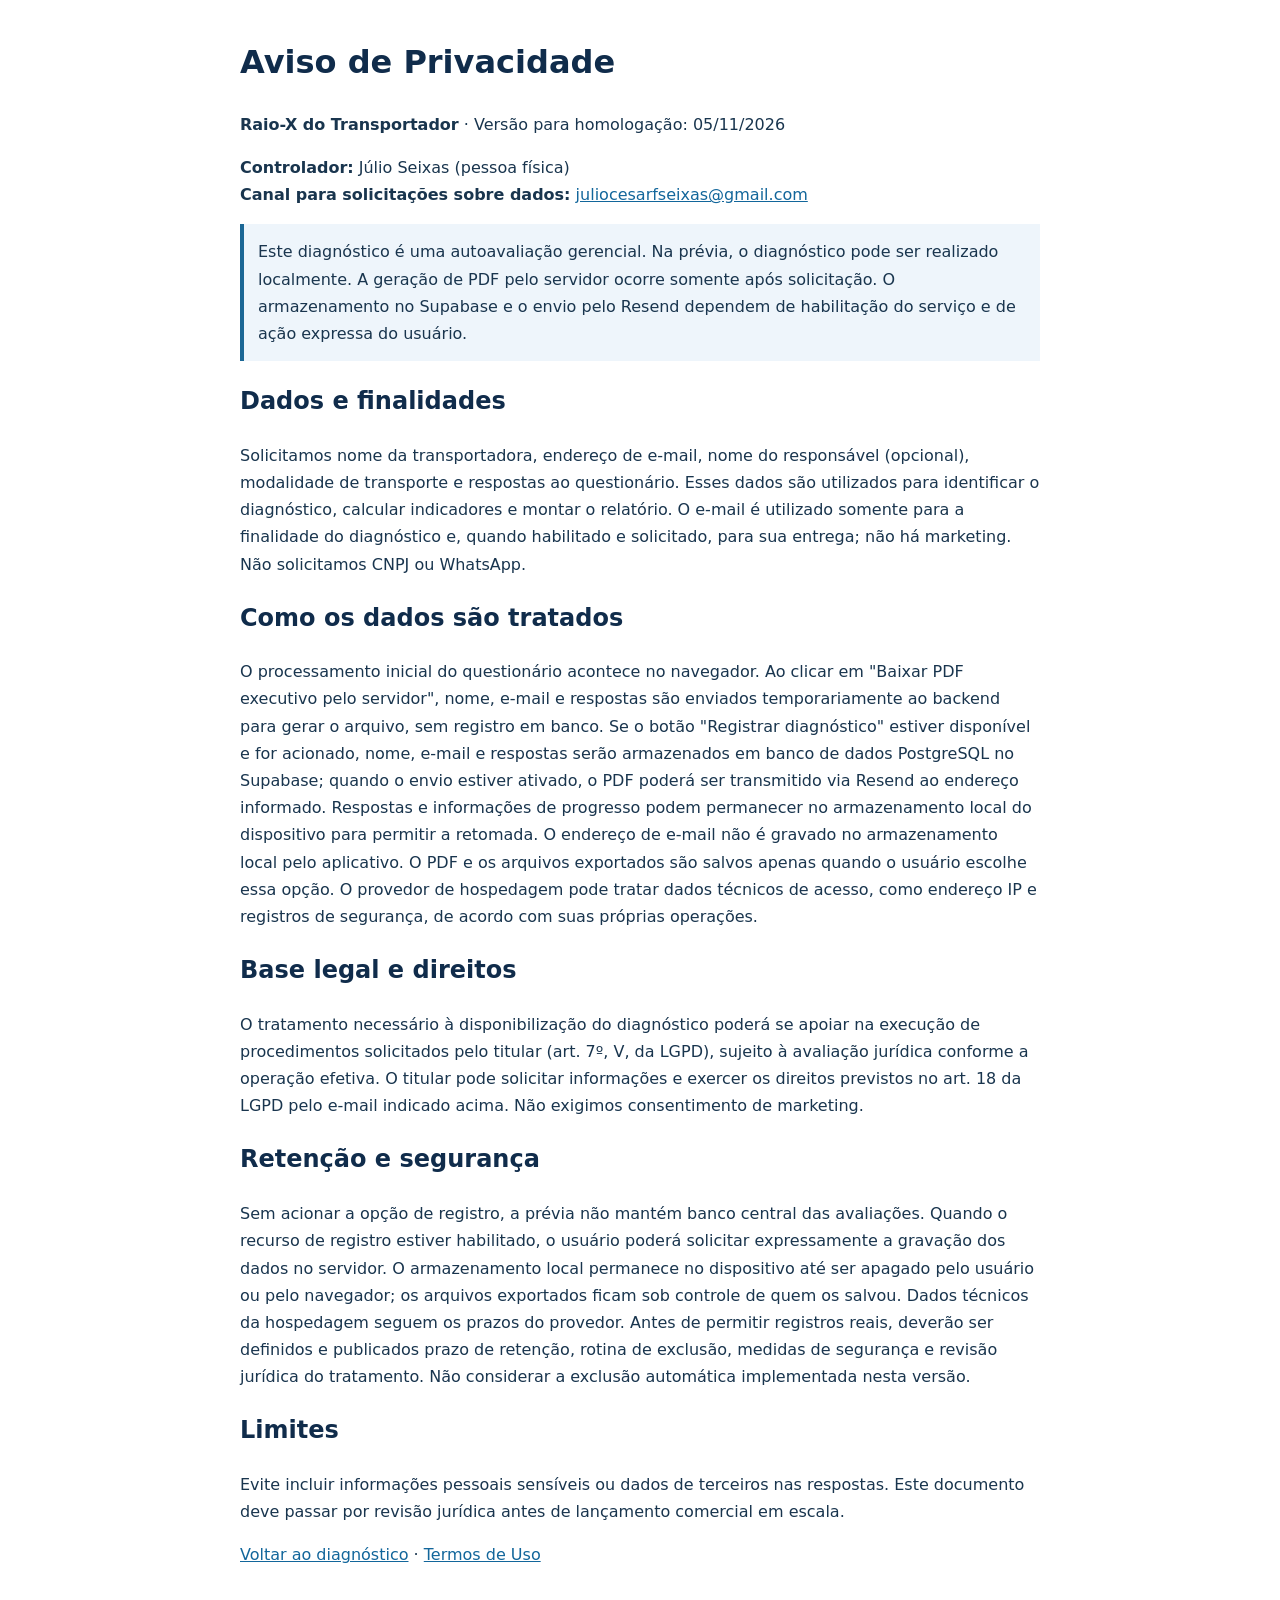
<file: v59_preview/privacidade.html>
<!doctype html><html lang="pt-BR"><head><meta charset="utf-8"><meta name="viewport" content="width=device-width,initial-scale=1"><title>Aviso de Privacidade — Raio-X do Transportador</title><style>body{font:16px/1.7 system-ui;max-width:800px;margin:35px auto;padding:0 22px;color:#19354e}h1,h2{color:#102c4b}a{color:#12669b}aside{padding:14px;background:#eef5fb;border-left:4px solid #1b6795}</style></head><body><h1>Aviso de Privacidade</h1><p><b>Raio-X do Transportador</b> · Versão para homologação: 05/11/2026</p><p><b>Controlador:</b> Júlio Seixas (pessoa física)<br><b>Canal para solicitações sobre dados:</b> <a href="mailto:juliocesarfseixas@gmail.com">juliocesarfseixas@gmail.com</a></p><aside>Este diagnóstico é uma autoavaliação gerencial. Na prévia, o diagnóstico pode ser realizado localmente. A geração de PDF pelo servidor ocorre somente após solicitação. O armazenamento no Supabase e o envio pelo Resend dependem de habilitação do serviço e de ação expressa do usuário.</aside><h2>Dados e finalidades</h2><p>Solicitamos nome da transportadora, endereço de e-mail, nome do responsável (opcional), modalidade de transporte e respostas ao questionário. Esses dados são utilizados para identificar o diagnóstico, calcular indicadores e montar o relatório. O e-mail é utilizado somente para a finalidade do diagnóstico e, quando habilitado e solicitado, para sua entrega; não há marketing. Não solicitamos CNPJ ou WhatsApp.</p><h2>Como os dados são tratados</h2><p>O processamento inicial do questionário acontece no navegador. Ao clicar em "Baixar PDF executivo pelo servidor", nome, e-mail e respostas são enviados temporariamente ao backend para gerar o arquivo, sem registro em banco. Se o botão "Registrar diagnóstico" estiver disponível e for acionado, nome, e-mail e respostas serão armazenados em banco de dados PostgreSQL no Supabase; quando o envio estiver ativado, o PDF poderá ser transmitido via Resend ao endereço informado. Respostas e informações de progresso podem permanecer no armazenamento local do dispositivo para permitir a retomada. O endereço de e-mail não é gravado no armazenamento local pelo aplicativo. O PDF e os arquivos exportados são salvos apenas quando o usuário escolhe essa opção. O provedor de hospedagem pode tratar dados técnicos de acesso, como endereço IP e registros de segurança, de acordo com suas próprias operações.</p><h2>Base legal e direitos</h2><p>O tratamento necessário à disponibilização do diagnóstico poderá se apoiar na execução de procedimentos solicitados pelo titular (art. 7º, V, da LGPD), sujeito à avaliação jurídica conforme a operação efetiva. O titular pode solicitar informações e exercer os direitos previstos no art. 18 da LGPD pelo e-mail indicado acima. Não exigimos consentimento de marketing.</p><h2>Retenção e segurança</h2><p>Sem acionar a opção de registro, a prévia não mantém banco central das avaliações. Quando o recurso de registro estiver habilitado, o usuário poderá solicitar expressamente a gravação dos dados no servidor. O armazenamento local permanece no dispositivo até ser apagado pelo usuário ou pelo navegador; os arquivos exportados ficam sob controle de quem os salvou. Dados técnicos da hospedagem seguem os prazos do provedor. Antes de permitir registros reais, deverão ser definidos e publicados prazo de retenção, rotina de exclusão, medidas de segurança e revisão jurídica do tratamento. Não considerar a exclusão automática implementada nesta versão.</p><h2>Limites</h2><p>Evite incluir informações pessoais sensíveis ou dados de terceiros nas respostas. Este documento deve passar por revisão jurídica antes de lançamento comercial em escala.</p><p><a href="/v59-preview/">Voltar ao diagnóstico</a> · <a href="/v59-preview/termos.html">Termos de Uso</a></p></body></html>
</file>
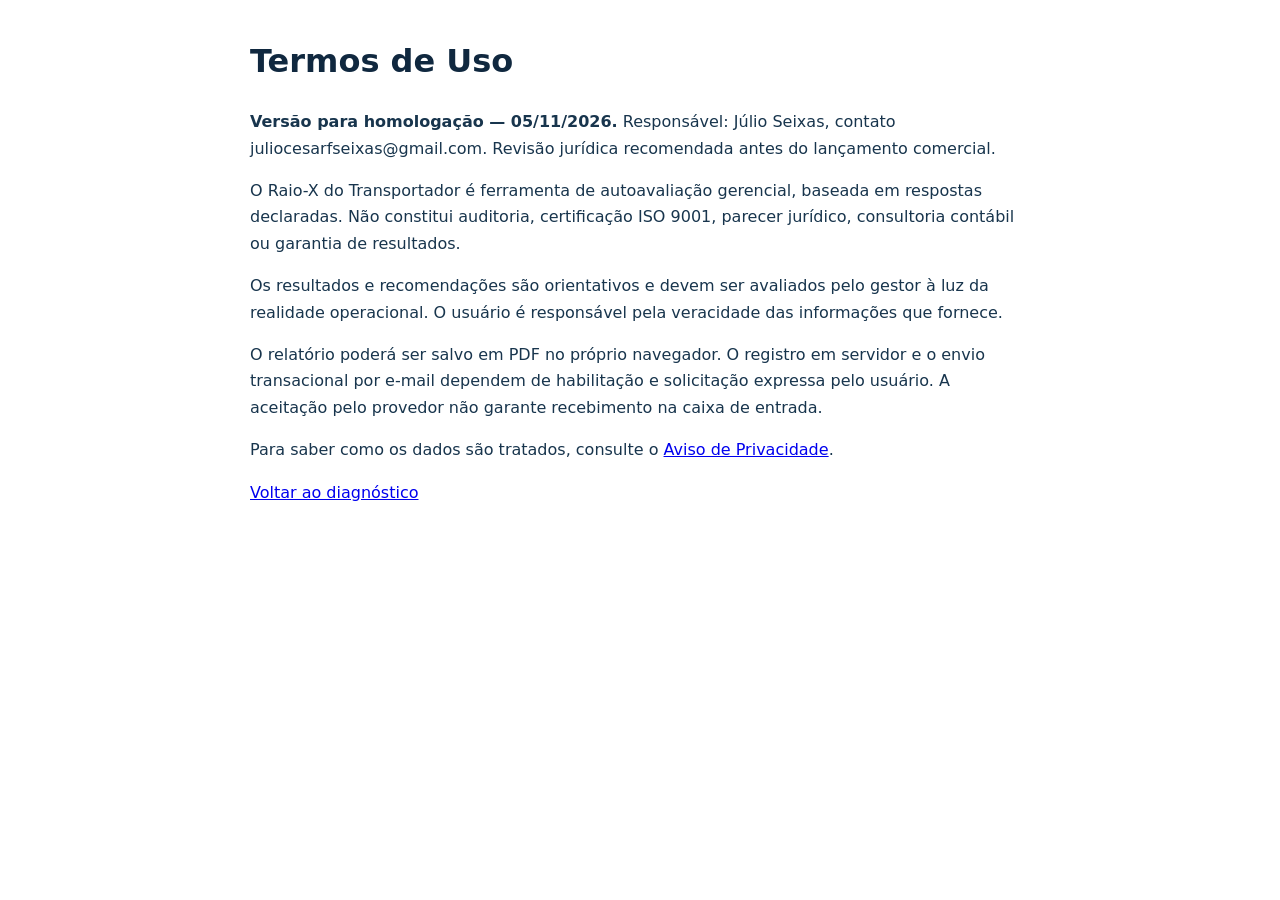
<file: v59_preview/termos.html>
<!doctype html><html lang="pt-BR"><meta charset="utf-8"><meta name="viewport" content="width=device-width,initial-scale=1"><title>Termos de Uso — Raio-X do Transportador</title><style>body{font:16px/1.65 system-ui;max-width:780px;margin:35px auto;padding:0 20px;color:#18354d}h1,h2{color:#10283f}</style><h1>Termos de Uso</h1><p><b>Versão para homologação — 05/11/2026.</b> Responsável: Júlio Seixas, contato juliocesarfseixas@gmail.com. Revisão jurídica recomendada antes do lançamento comercial.</p><p>O Raio-X do Transportador é ferramenta de autoavaliação gerencial, baseada em respostas declaradas. Não constitui auditoria, certificação ISO 9001, parecer jurídico, consultoria contábil ou garantia de resultados.</p><p>Os resultados e recomendações são orientativos e devem ser avaliados pelo gestor à luz da realidade operacional. O usuário é responsável pela veracidade das informações que fornece.</p><p>O relatório poderá ser salvo em PDF no próprio navegador. O registro em servidor e o envio transacional por e-mail dependem de habilitação e solicitação expressa pelo usuário. A aceitação pelo provedor não garante recebimento na caixa de entrada.</p><p>Para saber como os dados são tratados, consulte o <a href="/v59-preview/privacidade.html">Aviso de Privacidade</a>.</p><p><a href="/v59-preview/">Voltar ao diagnóstico</a></p></html>
</file>
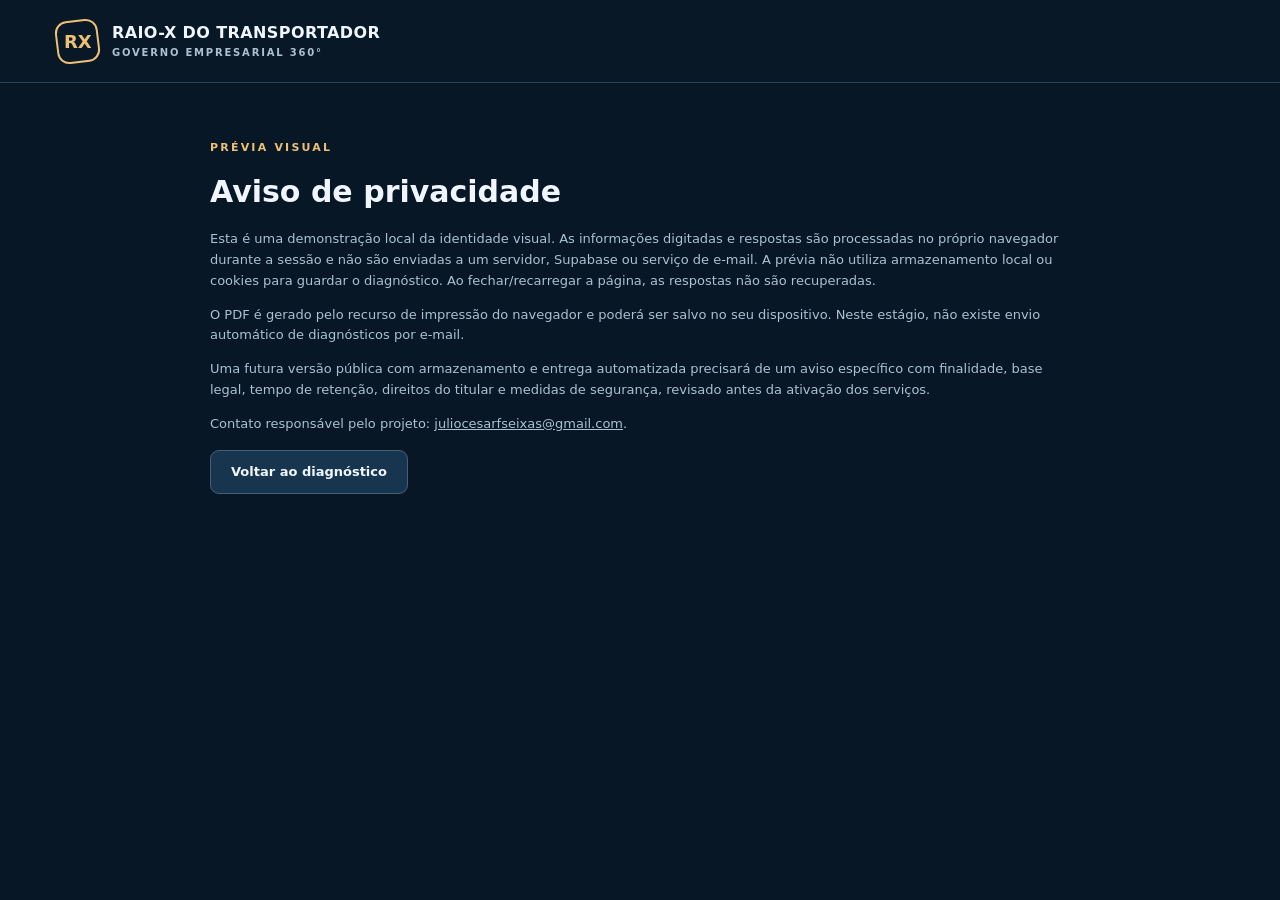
<file: experimentos/essencia-2026/privacidade.html>
<!doctype html><html lang="pt-BR"><head><meta charset="utf-8"><meta name="viewport" content="width=device-width,initial-scale=1"><title>Privacidade · Raio-X do Transportador</title><link rel="stylesheet" href="styles.css"></head><body><header class="topbar"><div class="shell topin"><a href="index.html" class="brand"><span class="brandicon"><b>RX</b></span><span class="brandtext">RAIO-X DO TRANSPORTADOR<small>Governo Empresarial 360°</small></span></a></div></header><main class="shell section-space" style="max-width:860px"><div class="eyebrow">Prévia visual</div><h1>Aviso de privacidade</h1><p class="lead">Esta é uma demonstração local da identidade visual. As informações digitadas e respostas são processadas no próprio navegador durante a sessão e não são enviadas a um servidor, Supabase ou serviço de e-mail. A prévia não utiliza armazenamento local ou cookies para guardar o diagnóstico. Ao fechar/recarregar a página, as respostas não são recuperadas.</p><p class="lead">O PDF é gerado pelo recurso de impressão do navegador e poderá ser salvo no seu dispositivo. Neste estágio, não existe envio automático de diagnósticos por e-mail.</p><p class="lead">Uma futura versão pública com armazenamento e entrega automatizada precisará de um aviso específico com finalidade, base legal, tempo de retenção, direitos do titular e medidas de segurança, revisado antes da ativação dos serviços.</p><p class="lead">Contato responsável pelo projeto: <a href="mailto:juliocesarfseixas@gmail.com">juliocesarfseixas@gmail.com</a>.</p><p><a class="btn btn-secondary" href="index.html">Voltar ao diagnóstico</a></p></main></body></html>
</file>
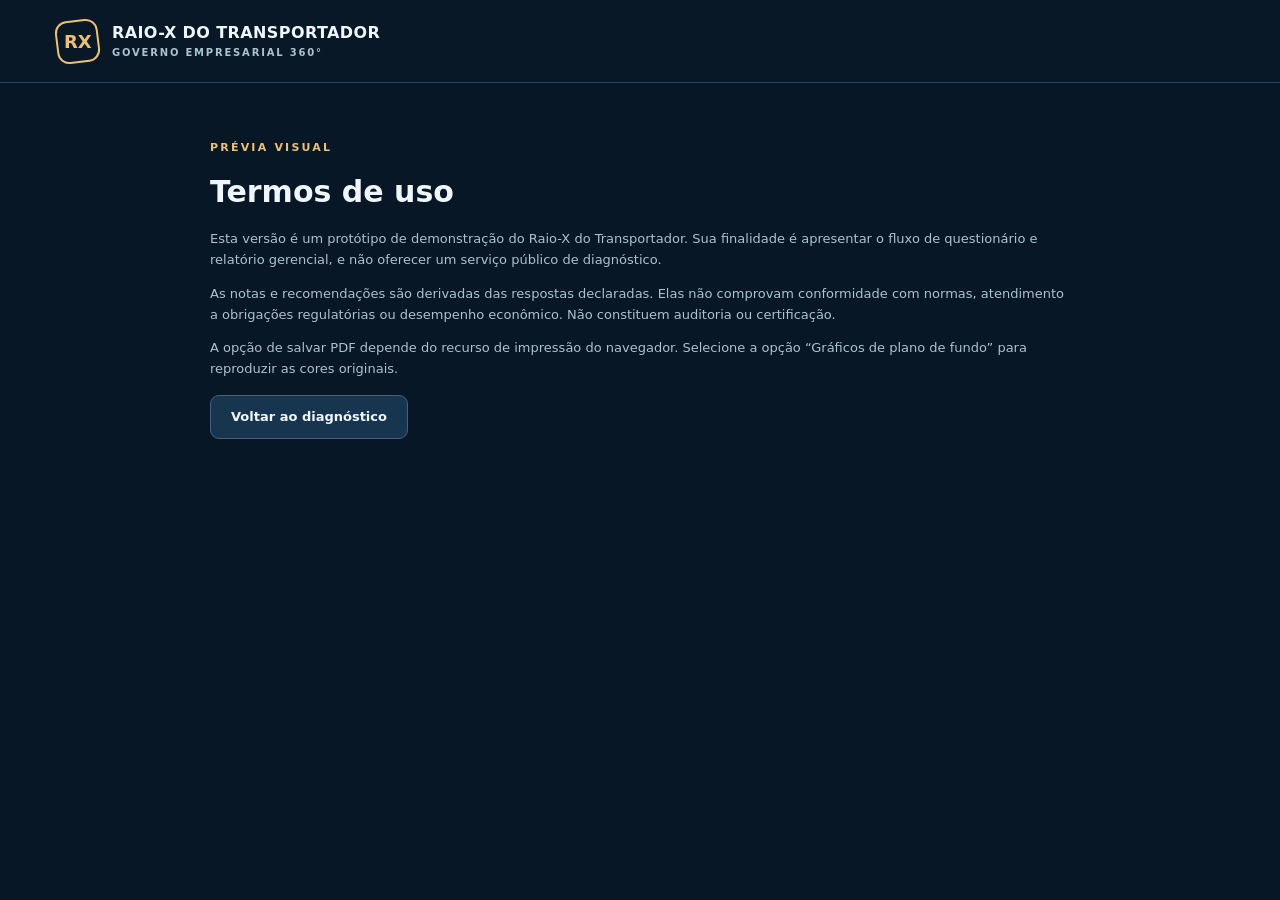
<file: experimentos/essencia-2026/termos.html>
<!doctype html><html lang="pt-BR"><head><meta charset="utf-8"><meta name="viewport" content="width=device-width,initial-scale=1"><title>Termos de uso · Raio-X do Transportador</title><link rel="stylesheet" href="styles.css"></head><body><header class="topbar"><div class="shell topin"><a href="index.html" class="brand"><span class="brandicon"><b>RX</b></span><span class="brandtext">RAIO-X DO TRANSPORTADOR<small>Governo Empresarial 360°</small></span></a></div></header><main class="shell section-space" style="max-width:860px"><div class="eyebrow">Prévia visual</div><h1>Termos de uso</h1><p class="lead">Esta versão é um protótipo de demonstração do Raio-X do Transportador. Sua finalidade é apresentar o fluxo de questionário e relatório gerencial, e não oferecer um serviço público de diagnóstico.</p><p class="lead">As notas e recomendações são derivadas das respostas declaradas. Elas não comprovam conformidade com normas, atendimento a obrigações regulatórias ou desempenho econômico. Não constituem auditoria ou certificação.</p><p class="lead">A opção de salvar PDF depende do recurso de impressão do navegador. Selecione a opção “Gráficos de plano de fundo” para reproduzir as cores originais.</p><p><a class="btn btn-secondary" href="index.html">Voltar ao diagnóstico</a></p></main></body></html>
</file>
<file: experimentos/essencia-2026/styles.css>
:root{--bg:#071726;--bg2:#0c2338;--surface:#0f2a42;--surface2:#18364c;--line:#30516a;--gold:#ecc075;--gold2:#e0a84e;--cyan:#58b5d3;--text:#eff6ff;--muted:#abc2d3;--white:#fff;--green:#65c59c;--soft:#e9f2fb;--ink:#0e2a43;font-family:Inter,ui-sans-serif,system-ui,-apple-system,BlinkMacSystemFont,"Segoe UI",Arial,sans-serif;color:var(--text);background:var(--bg);font-size:15px;color-scheme:dark}
*{box-sizing:border-box}html{scroll-behavior:smooth}body{margin:0;min-width:320px}button,input{font:inherit}button{cursor:pointer}button:focus-visible,input:focus-visible,a:focus-visible{outline:3px solid var(--cyan);outline-offset:3px}a{color:inherit}.hidden{display:none!important}.shell{max-width:1220px;padding:0 26px;margin:0 auto}.topbar{position:relative;z-index:2;background:#081827;border-bottom:1px solid #28445c}.topin{min-height:82px;display:flex;align-items:center;justify-content:space-between;gap:20px}.brand{display:flex;align-items:center;gap:13px;text-decoration:none;min-width:0}.brandicon{width:43px;height:43px;border:2px solid var(--gold);color:var(--gold);display:grid;place-items:center;border-radius:12px;font-weight:900;font-size:18px;transform:rotate(-7deg)}.brandicon b{transform:rotate(7deg)}.brandtext{font-weight:850;font-size:16px;letter-spacing:.025em;line-height:1.15}.brandtext small{display:block;color:var(--muted);font-size:10px;letter-spacing:.18em;font-weight:650;text-transform:uppercase;padding-top:5px}.topnav{display:flex;align-items:center;gap:22px}.topnav>a{font-size:12px;text-decoration:none;color:#d1e2ef}.topnav>a:hover{color:var(--gold)}.pill{border-radius:99px;border:1px solid #45647b;padding:7px 12px;color:#dceaf5;font-size:11px;letter-spacing:.045em}.pill.demo{color:var(--gold);border-color:#80643c;background:#31271e}.btn{display:inline-flex;align-items:center;justify-content:center;gap:9px;border:1px solid transparent;border-radius:9px;padding:13px 20px;font-weight:800;text-decoration:none;transition:transform .15s,border-color .15s,background .15s;font-size:13px;min-height:44px}.btn:hover{transform:translateY(-1px)}.btn-primary{background:var(--gold);color:#071829}.btn-primary:hover{background:#f1ca86}.btn-secondary{color:#eff7ff;background:#183550;border-color:#456179}.btn-quiet{color:#d9e9f6;background:transparent;border-color:#34546b}.btn:disabled{opacity:.4;cursor:not-allowed;transform:none}.eyebrow{color:var(--gold);font-size:11px;letter-spacing:.2em;text-transform:uppercase;font-weight:850}.hero{position:relative;overflow:hidden;min-height:520px;background:linear-gradient(90deg,rgba(5,20,35,.99) 0%,rgba(7,26,44,.97) 34%,rgba(9,30,49,.70) 60%,rgba(8,23,40,.04) 100%),url('assets/caminhao-original.webp') 81% 48%/auto 106% no-repeat,#081e31}.hero::after{content:"";position:absolute;inset:auto 0 0;height:6px;background:linear-gradient(90deg,var(--gold),#60b5ca,transparent)}.hero-inner{position:relative;z-index:1;min-height:520px;display:flex;align-items:center}.hero-copy{max-width:650px;padding:52px 0 66px}.hero h1{font-size:clamp(42px,5.5vw,76px);line-height:1.02;letter-spacing:-.047em;margin:18px 0 21px;font-weight:850}.hero h1 em{font-style:normal;color:var(--gold)}.hero p{font-size:17px;color:#c4d6e3;line-height:1.65;max-width:550px}.hero-actions{display:flex;flex-wrap:wrap;gap:12px;margin-top:28px}.hero-foot{margin-top:38px;display:flex;align-items:center;gap:15px;flex-wrap:wrap;color:#a8c1d5;font-size:11px}.hero-foot span:not(:last-child){border-right:1px solid #627b8c;padding-right:15px}.section-space{padding:58px 0}.feature-row{display:grid;grid-template-columns:repeat(4,minmax(0,1fr));gap:12px;margin-top:-31px;position:relative;z-index:2}.feature{background:#102940;border:1px solid #36516a;border-radius:13px;min-height:106px;padding:21px 22px;box-shadow:0 14px 38px rgba(2,10,24,.2)}.feature strong{font-size:30px;line-height:1;display:block;color:var(--gold)}.feature span{display:block;color:#b5cbda;font-size:12px;line-height:1.45;margin-top:8px}.section-head{max-width:770px;margin:0 0 24px}.section-head h2{font-size:clamp(26px,3vw,38px);letter-spacing:-.025em;margin:9px 0 10px}.section-head p{color:var(--muted);line-height:1.65}.how-grid{display:grid;grid-template-columns:repeat(3,minmax(0,1fr));gap:14px}.how-card{border:1px solid #28485f;border-radius:14px;background:#0c2439;padding:24px;position:relative;min-height:170px}.how-card .num{color:var(--gold);letter-spacing:.16em;font-size:12px;font-weight:900}.how-card h3{font-size:17px;margin:18px 0 9px}.how-card p{color:var(--muted);font-size:13px;line-height:1.6;margin:0}.signup{padding:36px 0 80px}.signup-card{border:1px solid #506477;background:linear-gradient(120deg,#142f46,#0c2238);border-radius:18px;display:grid;grid-template-columns:1fr 1fr;gap:45px;padding:42px;box-shadow:0 14px 55px rgba(0,0,0,.2)}.signup-copy h2{font-size:32px;letter-spacing:-.03em;margin:9px 0 15px}.signup-copy p{font-size:14px;color:#bbd0df;line-height:1.65}.signup-notice{padding:16px 18px;border-radius:9px;background:#102940;border-left:3px solid var(--gold);font-size:12px;line-height:1.6;margin-top:25px;color:#c9dae8}.signup-fields{display:grid;gap:16px}.field label{display:block;margin-bottom:8px;color:#e2edf7;font-weight:750;font-size:12px}.field small{color:#9cb6c8;font-size:11px}.field input{width:100%;border-radius:8px;background:#091e31;border:1px solid #416079;color:#fff;padding:13px 14px;min-height:46px;outline:none}.field input:focus{border-color:var(--gold)}.field input::placeholder{color:#7292a8}.signup-fields .btn{width:100%}.privacyline{font-size:11px;color:#acc2d3;line-height:1.55}.privacyline a{color:var(--gold)}.small-footer{border-top:1px solid #274258;padding:24px 0;color:#8eaabf;font-size:11px;line-height:1.6}.small-footer .shell{display:flex;justify-content:space-between;gap:20px;flex-wrap:wrap}.small-footer a{color:#c6d7e5}.workspace{padding:54px 0 75px;min-height:calc(100vh - 150px)}.workspace-head{display:flex;align-items:flex-end;justify-content:space-between;gap:30px;margin-bottom:22px}.workspace-head h1{font-size:32px;line-height:1.15;letter-spacing:-.02em;margin:9px 0}.workspace-head p{color:var(--muted);margin:0}.qcard{border:1px solid #385775;border-radius:18px;background:linear-gradient(145deg,#112d46,#0d2137);overflow:hidden;box-shadow:0 15px 40px rgba(0,0,0,.22)}.qcard-head{padding:25px 31px 18px;border-bottom:1px solid #29465f}.progressmeta{display:flex;justify-content:space-between;font-size:12px;color:#bdd2e0;gap:15px}.progressbar{background:#2c455b;height:8px;border-radius:9px;overflow:hidden;margin-top:13px}.progressbar>div{height:100%;width:0;background:linear-gradient(90deg,var(--cyan),var(--gold));border-radius:9px;transition:width .2s}.qcard-body{padding:34px 32px 28px}.qtag{font-size:12px;color:var(--gold);letter-spacing:.065em;text-transform:uppercase;font-weight:800}.qtitle{font-size:clamp(23px,3vw,34px);letter-spacing:-.028em;line-height:1.25;max-width:850px;margin:14px 0 26px}.options{display:grid;gap:10px}.choice{display:flex;align-items:center;gap:16px;min-height:64px;border:1px solid #3a5973;border-radius:11px;background:#17344b;padding:13px 18px;text-align:left;color:#edf7ff;width:100%;transition:background .15s,border-color .15s}.choice:hover{border-color:#e9bd73;background:#1d4058}.choice.selected{background:#283e50;border-color:var(--gold);box-shadow:inset 3px 0 var(--gold)}.choice .score{flex:0 0 34px;width:34px;height:34px;border-radius:9px;display:grid;place-items:center;background:#274760;color:#dfedf8;font-weight:850}.choice.selected .score{background:var(--gold);color:#071727}.choice .opttext{font-size:14px;line-height:1.4}.choice.unknown{background:#112a40;color:#a5bfd3}.qcard-actions{border-top:1px solid #29465f;padding:22px 32px;display:flex;justify-content:space-between;gap:12px}.qhelp{color:#9eb8cd;font-size:11px;line-height:1.5;margin-top:21px}.report-screen{padding:28px 0 50px}.report-tools{display:flex;align-items:center;justify-content:space-between;gap:20px;padding:7px 0 24px}.report-tools .actions{display:flex;gap:10px;flex-wrap:wrap}.report-tools span{color:var(--muted);font-size:12px}.report{background:#071725;overflow:hidden;border-radius:17px;border:1px solid #31516c}.report-hero{min-height:340px;padding:39px 43px;background:linear-gradient(90deg,rgba(4,20,37,.99),rgba(6,23,41,.93) 45%,rgba(8,21,34,.18) 93%),url('assets/caminhao-original.webp') 95% center/auto 120% no-repeat,#0b2339;border-bottom:5px solid var(--gold);display:flex;align-items:center}.report-title{max-width:600px}.report-title h1{font-size:clamp(33px,4vw,58px);line-height:1.04;letter-spacing:-.04em;margin:13px 0}.report-title h1 span{color:var(--gold)}.report-title p{color:#c0d3e1;font-size:14px;line-height:1.5}.report-identity{display:flex;gap:10px;flex-wrap:wrap;margin-top:23px}.report-identity span{border:1px solid #56708a;background:rgba(9,27,45,.80);padding:10px 12px;border-radius:6px;font-size:11px;color:#ebf5fb}.report-body{padding:28px}.report-section{border:1px solid #2f4c65;background:#0d253a;border-radius:14px;padding:26px 27px;margin-bottom:17px;break-inside:avoid}.section-kicker{color:var(--gold);text-transform:uppercase;letter-spacing:.13em;font-size:10px;font-weight:850}.report-section h2{margin:7px 0 17px;font-size:23px;letter-spacing:-.02em}.lead{color:var(--muted);line-height:1.6;font-size:13px}.summary-grid{display:grid;grid-template-columns:1fr 1fr;gap:14px}.score-card{border:1px solid #405d75;background:#122f47;border-radius:13px;padding:22px;display:flex;align-items:center;gap:19px}.dial{flex:0 0 116px;width:116px;height:116px;border-radius:50%;display:grid;place-items:center;position:relative;background:conic-gradient(var(--gold) 0deg,var(--gold) 0deg,#3a5670 0)}.dial.cyan{background:conic-gradient(var(--cyan) 0deg,var(--cyan) 0deg,#3a5670 0)}.dial::before{content:"";position:absolute;inset:13px;border-radius:50%;background:#102b42}.dial strong{z-index:1;font-size:29px;letter-spacing:-.04em}.score-card h3{font-size:17px;margin:0 0 8px}.score-card small{color:#aac2d2;line-height:1.5;display:block}.dept-table{display:grid;gap:11px}.dept-row{display:grid;grid-template-columns:210px 1fr 62px;gap:17px;align-items:center}.dept-row label{font-size:12px;color:#e0edf6}.bar{background:#29445b;height:13px;border-radius:99px;overflow:hidden}.bar>div{height:100%;background:linear-gradient(90deg,#56abc7,#e6b45a);border-radius:99px}.dept-row strong{text-align:right;font-size:13px;color:var(--gold)}.analysis-grid{display:grid;grid-template-columns:1fr 1fr;gap:15px}.analysis-grid .report-section{margin-bottom:0}.priorities{display:grid;gap:10px}.priority{border-radius:9px;border-left:3px solid var(--gold);background:#19374f;padding:14px 16px}.priority strong{display:block;color:#f1c67d;font-size:12px;margin-bottom:6px}.priority p{margin:0;font-size:12px;line-height:1.5;color:#d8e8f3}.points{margin:0;padding-left:18px}.points li{padding:7px 0;color:#d7e9f4;font-size:12px;line-height:1.55}.analysis-svg{width:100%;max-width:365px;display:block;margin:auto}.quality-list{display:flex;gap:9px;flex-wrap:wrap;margin-top:15px}.quality-list span{font-size:11px;border-radius:99px;background:#1d3d54;padding:8px 10px;color:#d1e4f2}.answer-head{display:flex;align-items:end;justify-content:space-between;gap:16px;margin-bottom:16px}.answer-list{display:grid;gap:8px}.answer-card{break-inside:avoid;border-radius:9px;border:1px solid #31536a;background:#17344a;padding:12px 15px;display:grid;grid-template-columns:42px 1fr 100px;gap:10px}.answer-card>strong{color:var(--gold);font-size:12px}.answer-card b{font-size:12px;font-weight:700;display:block;margin-bottom:6px}.answer-card p{font-size:11px;line-height:1.42;margin:0;color:#c6daea}.answer-card .answer-score{text-align:right;font-size:11px;color:#dfb96f;font-weight:800}.report-disclaimer{font-size:10px;color:#a6bfd1;line-height:1.6;padding:18px 10px 4px}.report-foot{color:#91acc0;border-top:1px solid #31506a;font-size:10px;margin-top:20px;padding-top:14px;display:flex;justify-content:space-between;gap:16px;flex-wrap:wrap}.detail-empty{color:#bed1df}.status-note{border-radius:9px;background:#15344b;border:1px solid #3a5b73;padding:14px 17px;color:#cadbe8;font-size:12px;line-height:1.6;margin-top:15px}
@media(max-width:900px){.feature-row{grid-template-columns:repeat(2,1fr)}.signup-card{grid-template-columns:1fr;gap:25px}.summary-grid,.analysis-grid{grid-template-columns:1fr}.hero{background-size:auto 100%;background-position:120% center}.hero-copy{max-width:520px}.hero h1{font-size:52px}.dept-row{grid-template-columns:170px 1fr 52px}.topnav>a:not(.btn){display:none}}
@media(max-width:620px){.shell{padding:0 17px}.topin{min-height:72px}.brandtext{font-size:12px}.brandicon{width:36px;height:36px;flex-shrink:0}.topnav .pill{display:none}.topnav{gap:6px}.topnav .btn{padding:9px 11px;font-size:11px}.hero,.hero-inner{min-height:520px}.hero{background:linear-gradient(90deg,rgba(5,20,35,.98),rgba(5,20,35,.90) 55%,rgba(5,20,35,.53)),url('assets/caminhao-original.webp') 60% center/auto 100% no-repeat}.hero-copy{padding:58px 0}.hero h1{font-size:43px}.hero p{font-size:15px}.hero-foot{gap:8px}.feature-row{gap:8px}.feature{min-height:95px;padding:16px}.feature strong{font-size:25px}.section-space{padding:40px 0}.how-grid{grid-template-columns:1fr}.signup{padding:15px 0 50px}.signup-card{padding:24px}.workspace{padding:25px 0 55px}.workspace-head{display:block}.qcard-head,.qcard-body,.qcard-actions{padding:21px}.qtitle{font-size:24px}.choice{padding:11px}.report-hero{padding:26px 22px;min-height:300px;background-size:auto 100%;background-position:70% center}.report-title h1{font-size:37px}.report-body{padding:12px}.report-section{padding:20px}.score-card{gap:13px;padding:15px}.dial{width:91px;height:91px;flex-basis:91px}.dial::before{inset:11px}.dial strong{font-size:24px}.score-card h3{font-size:14px}.dept-row{grid-template-columns:110px 1fr 40px;gap:8px}.dept-row label{font-size:11px}.answer-card{grid-template-columns:28px 1fr 53px;padding:10px}.answer-card .answer-score{font-size:10px}.report-tools{display:block}.report-tools .actions{margin-top:12px}}
@page{size:A4;margin:10mm}
@media print{*{-webkit-print-color-adjust:exact!important;print-color-adjust:exact!important}html,body{margin:0!important;background:#071725!important;color:#eff6ff!important}.topbar,.hero,.feature-row,.section-space,.signup,.small-footer,.workspace,.report-tools,.no-print{display:none!important}.shell{max-width:none!important;padding:0!important}.report-screen{padding:0!important;margin:0!important}.report{border:0!important;border-radius:0!important;overflow:visible!important}.report-hero{min-height:263mm;page-break-after:always;border-bottom:0!important;padding:20mm 15mm;background-size:auto 78%;background-position:95% 92%;background-color:#081e31!important}.report-title{max-width:165mm}.report-title h1{font-size:39pt}.report-title p{font-size:14pt}.report-identity{margin-top:20mm}.report-identity span{font-size:9pt}.report-body{padding:0}.report-section{padding:8mm 7mm;margin:0 0 5mm;border-radius:0!important;break-inside:avoid;background:#0d253a!important}.summary-grid{grid-template-columns:1fr 1fr}.score-card{padding:4mm;gap:4mm}.dial{width:25mm;height:25mm;flex-basis:25mm}.dial::before{inset:3mm}.dial strong{font-size:20pt}.score-card h3{font-size:11pt}.score-card small{font-size:8pt}.report-section h2{font-size:15pt}.analysis-grid{grid-template-columns:1fr 1fr}.analysis-grid .report-section{margin:0 0 5mm}.answer-list{display:block}.answer-card{margin:0 0 2.4mm;padding:2.5mm 3mm;break-inside:avoid!important;background:#17344a!important}.answer-card b{font-size:9pt}.answer-card p{font-size:8pt}.answer-card .answer-score{font-size:8pt}.answer-head{display:block}.report-disclaimer{font-size:8pt}.report-foot{font-size:8pt}}
</file>
